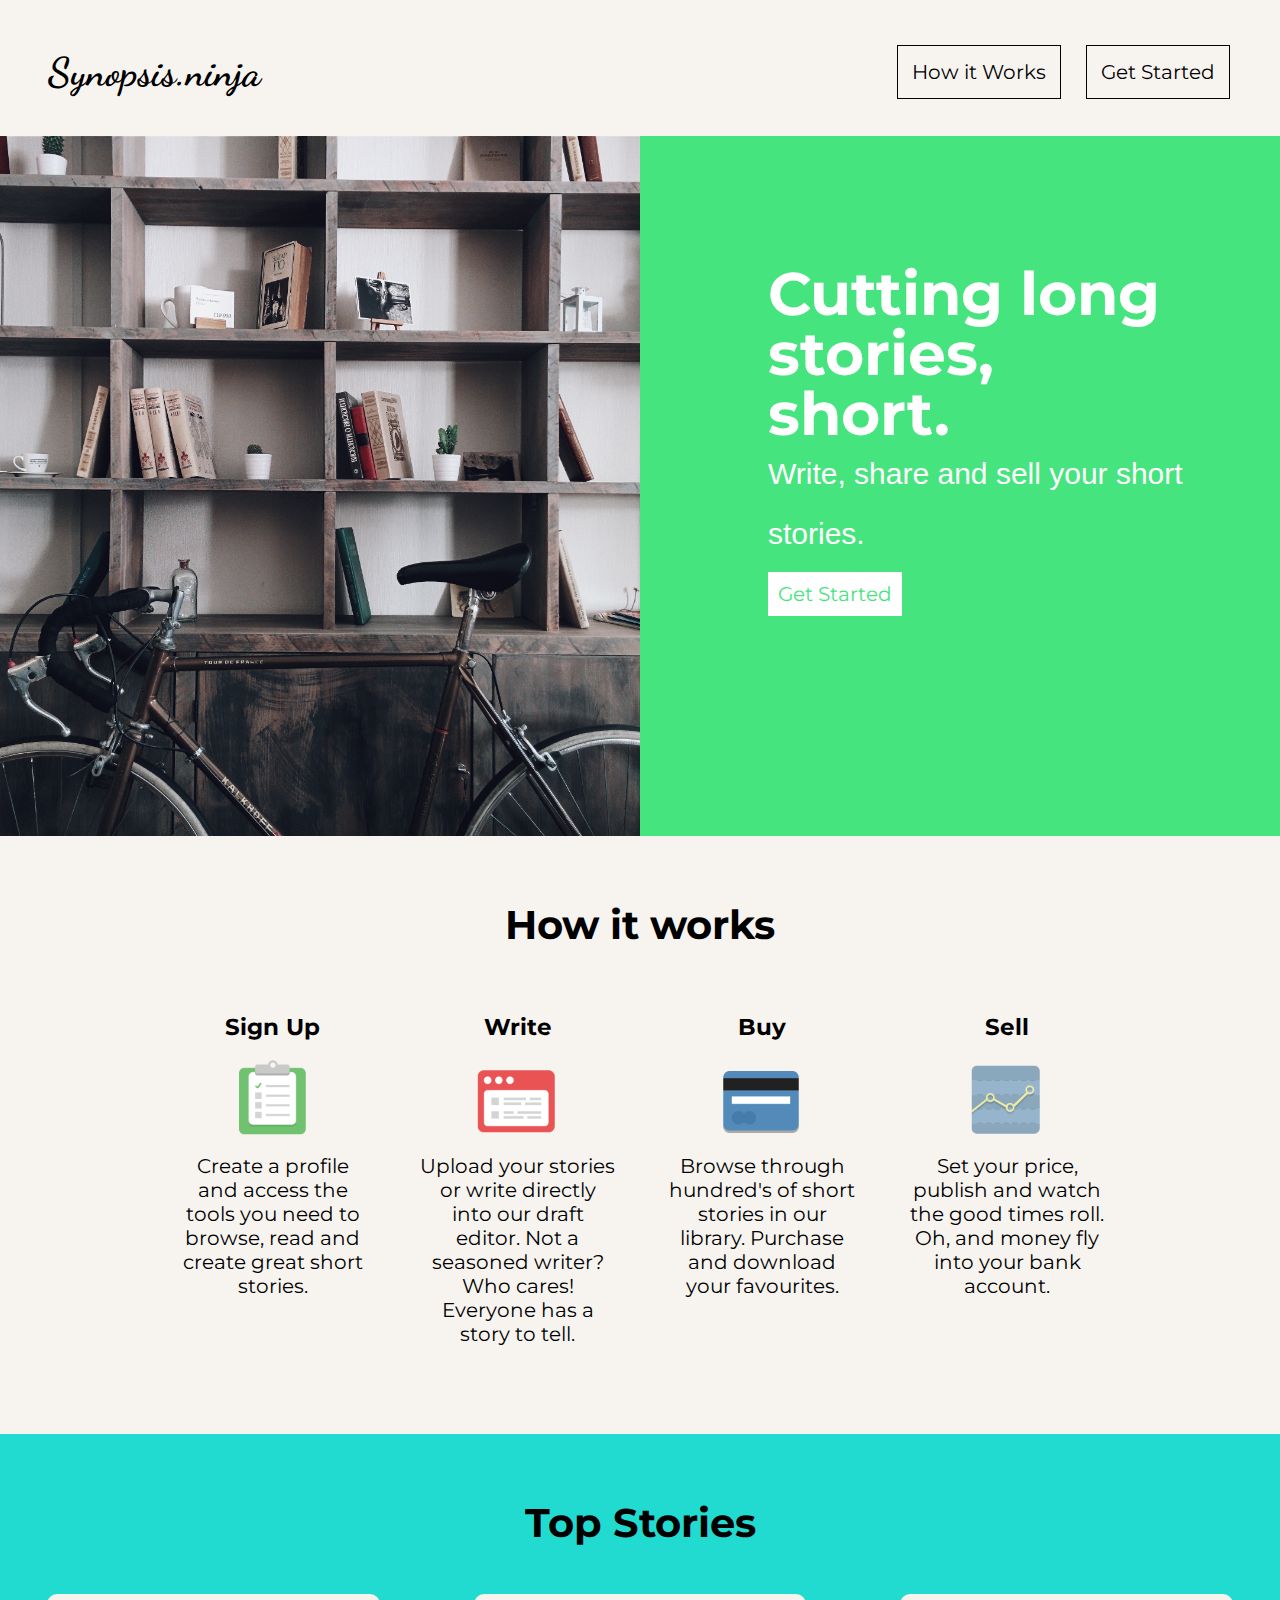
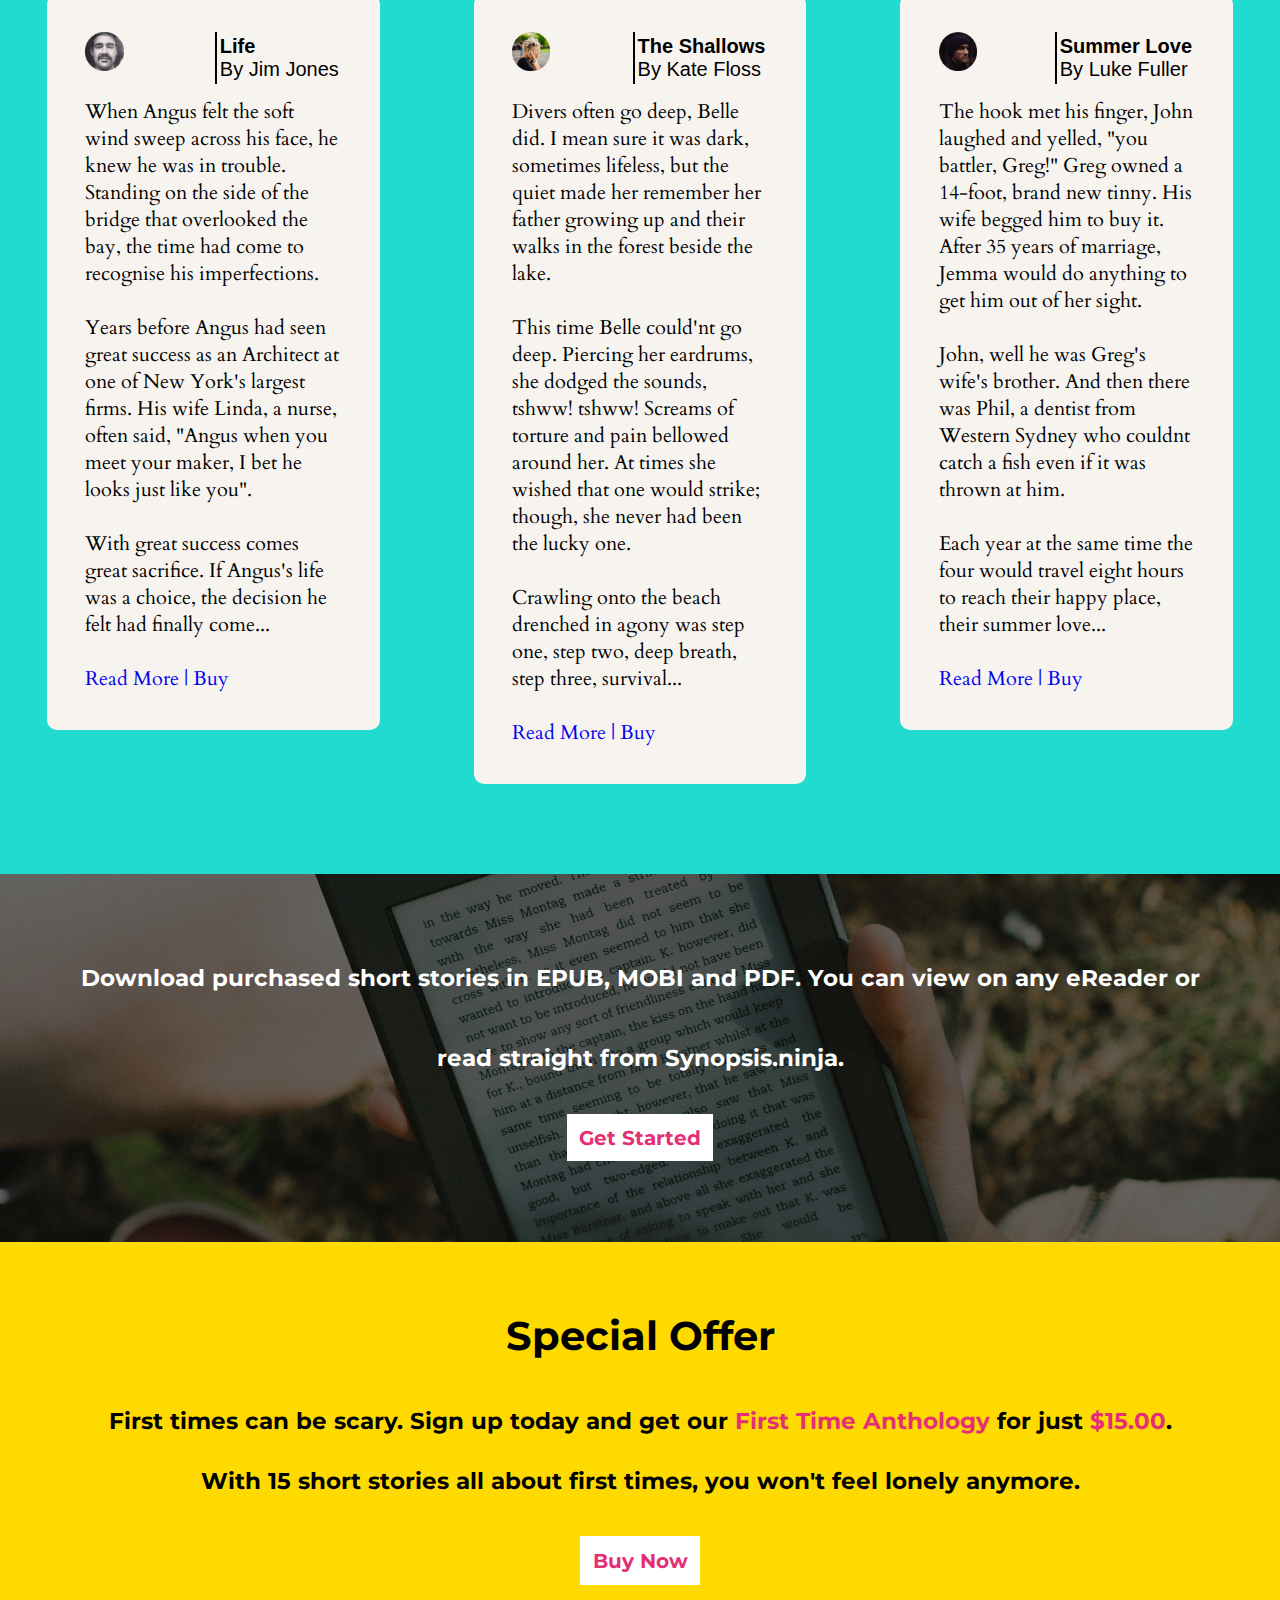
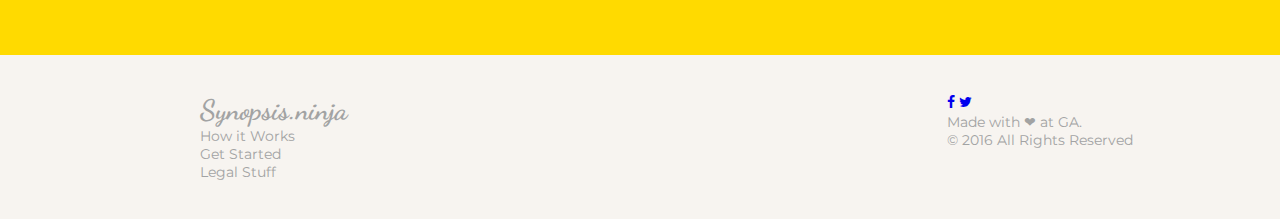
<file: final project/index.html>
<!DOCTYPE html>
<html>
	<head>
		<link rel="stylesheet" type="text/css" href="css/style.css">
		<link href='https://fonts.googleapis.com/css?family=Open+Sans:400,300,300italic,600,700,800|Montserrat:400,700' rel='stylesheet' type='text/css'>
		<link href='https://fonts.googleapis.com/css?family=Cardo' rel='stylesheet' type='text/css'>
		<link href='https://fonts.googleapis.com/css?family=Dancing+Script:400,700' rel='stylesheet' type='text/css'>
		<link rel="stylesheet" href="https://maxcdn.bootstrapcdn.com/font-awesome/4.5.0/css/font-awesome.min.css">
		
		<meta name="viewport" content="width=device-width, initial-scale=1">

		<meta name="description" content="Synopsis.ninja - Read, write and sell your short stories.">

		<!--[if lt IE 9]>
  		<script src="http://html5shiv.googlecode.com/svn/trunk/html5.js"></script>
		<![endif]-->

		<title>Synopsis.ninja - Read, write and sell your short stories.</title>
	</head>

	<body>
		<header>
			<h1><a href="index.html">Synopsis.ninja</a></h1>

				<label for="toggle" id="label_toggle">&#9776</label>
				<input type="checkbox" id="toggle">

				<nav class="menu">
					<a href="#how_it_works_banner">How it Works</a>
					<a href="get_started.html">Get Started</a>
				</nav>
		</header>

		<main>
			<section>
				<div id="landing_top_left">
				</div>
				<div id="landing_top_right">
						<div id="slogan">
							<h1> Cutting long stories, <br> short. </h1>
							<p> Write, share and sell your short stories.</p>
							<a class="cta_button" href="get_started.html"> Get Started </a>
						</div>
				</div>
			</section>
		</main>		

			<section id="how_it_works_banner">
				<h2>How it works</h2>
					<div class="wrapper">
						<div class="how_it_works_feature">
							<h3>Sign Up</h3>
							<img src="images/signup.png" alt="sign up form picture" title="Sign Up">
							<p>Create a profile and access the tools you need to browse, read and create great short stories.</p>
						</div>	
						<div class="how_it_works_feature">
							<h3>Write</h3>
							<img src="images/write.png" alt="Synopsis.ninja dashboard image" title="write short stories">
							<p>Upload your stories or write directly into our draft editor. Not a seasoned writer? Who cares! Everyone has a story to tell.</p>
						</div>	
						<div class="how_it_works_feature">
							<h3>Buy</h3>
							<img src="images/buy.png" alt="credit card image" title="Buy short stories">
							<p>Browse through hundred's of short stories in our library. Purchase and download your favourites.</p>
						</div>	
						<div class="how_it_works_feature">
							<h3>Sell</h3>
							<img src="images/sell.png" alt="line graph picture" title="sell short stories">
							<p>Set your price, publish and watch the good times roll. Oh, and money fly into your bank account.</p>
						</div>
					</div>	
			</section>

			<section class="top_stories_container">
				<h2>Top Stories</h2>
					<article class="top_story_box">
						
						<img class="top_story_img" src="images/top_story_img.png" alt="profile" title="customer profile pic">
							<div class="profile_box">
								<h4>Life</h4>
								<p>By Jim Jones</p>
							</div>	
								<p>When Angus felt the soft wind sweep across his face, he knew he was in trouble. Standing on the side of the bridge that overlooked the bay, the time had come to recognise his imperfections.</p> 
								<br>
								<p>Years before Angus had seen great success as an Architect at one of New York's largest firms. His wife Linda, a nurse, often said, "Angus when you meet your maker, I bet he looks just like you".</p> 
								<br>
								<p>With great success comes great sacrifice. If Angus's life was a choice, the decision he felt had finally come...</p>
 								<br>
								<a href="get_started.html">Read More |</a>
								<a href="get_started.html">Buy</a>
					</article>

					<article class="top_story_box">
						
						<img class="top_story_img" src="images/top_story_img_Kate.png" alt="profile" title="customer profile pic">
							<div class="profile_box">
								<h4>The Shallows</h4>
								<p>By Kate Floss</p>
							</div>			
								<p>Divers often go deep, Belle did. I mean sure it was dark, sometimes lifeless, but the quiet made her remember her father growing up and their walks in the forest beside the lake.</p> 
								<br>
								<p>	
								This time Belle could'nt go deep. Piercing her eardrums, she dodged the sounds, tshww! tshww! Screams of torture and pain bellowed around her. At times she wished that one would strike; though, she never had been the lucky one.</p> 
								<br>
								<p>
								Crawling onto the beach drenched in agony was step one, step two, deep breath, step three, survival...
 								</p>
								<br>
								<a href="get_started.html">Read More |</a>
								<a href="get_started.html">Buy</a>
					</article>

					<article class="top_story_box">
					
						<img class="top_story_img" src="images/top_story_img_Luke.png" alt="profile" title="customer profile pic">
							<div class="profile_box">
								<h4>Summer Love</h4>
								<p>By Luke Fuller</p>
							</div>	
								<p>The hook met his finger, John laughed and yelled, "you battler, Greg!" Greg owned a 14-foot, brand new tinny. His wife begged him to buy it. After 35 years of marriage, Jemma would do anything to get him out of her sight.</p> 
								<br>
								<p>
								John, well he was Greg's wife's brother. And then there was Phil, a dentist from Western Sydney who couldnt catch a fish even if it was thrown at him.
								</p>
								<br>
								<p>
								Each year at the same time the four would travel eight hours to reach their happy place, their summer love...</p>
								<br>
								<a href="get_started.html">Read More |</a>
								<a href="get_started.html">Buy</a>
					</article>
			</section>
			<section class="cta_bar_bottom">
				<h3>Download purchased short stories in EPUB, MOBI and PDF. You can view on any eReader or read straight from  Synopsis.ninja.</h3>
				<a class="cta_button_2" href="get_started.html"> Get Started </a>
			</section>
			<section class="Anthology_bar">
			<h2>Special Offer<h2>
				<h3>First times can be scary. Sign up today and get our <span class="first_timer"> First Time Anthology </span> for just <span class="first_timer"> $15.00</span>. <br> With 15 short stories all about first times, you won't feel lonely anymore.</h3> 
				<a class="cta_button_2" href="get_started.html"> Buy Now </a>
			</section>	
		<footer>
			<div class="footer_cols">
				<nav class="footer_nav_left">
				<h1>Synopsis.ninja</h1>
					<ul>
						<li><a href="#how_it_works_banner">How it Works</a></li>
						<li><a href="get_started.html">Get Started</a></li>
						<li><a href="#">Legal Stuff</a></li>
					</ul>
				</nav>
				<div class="footer_col_right">
					<a href="https://facebook.com/synopsis.ninja"><i class="fa fa-facebook"></i></a>
					<a href="https://twitter.com/Synopsis_ninja"><i class="fa fa-twitter"></i></a>
					<p>Made with &#10084; at GA.<br>
					&copy; 2016 All Rights Reserved</p>
				</div>
			</div>	
		</footer>

	</body>
</html>
</file>
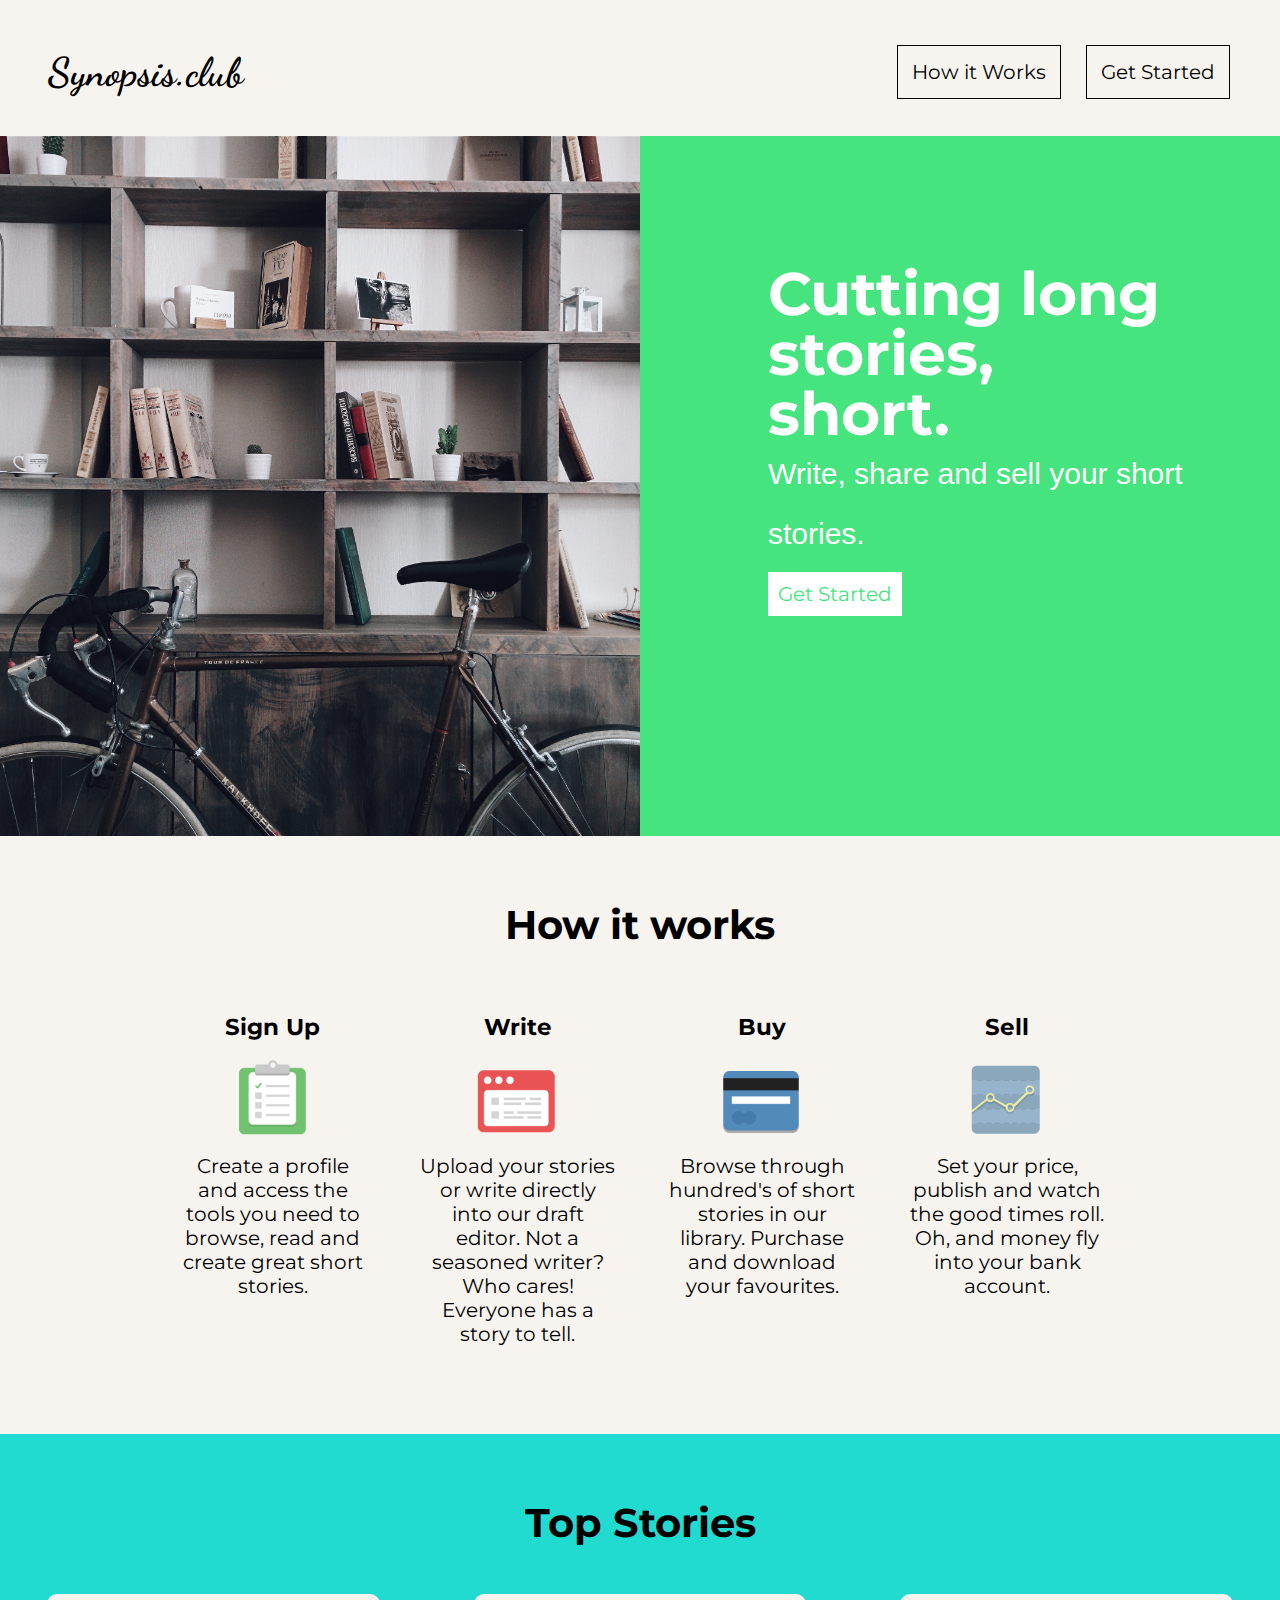
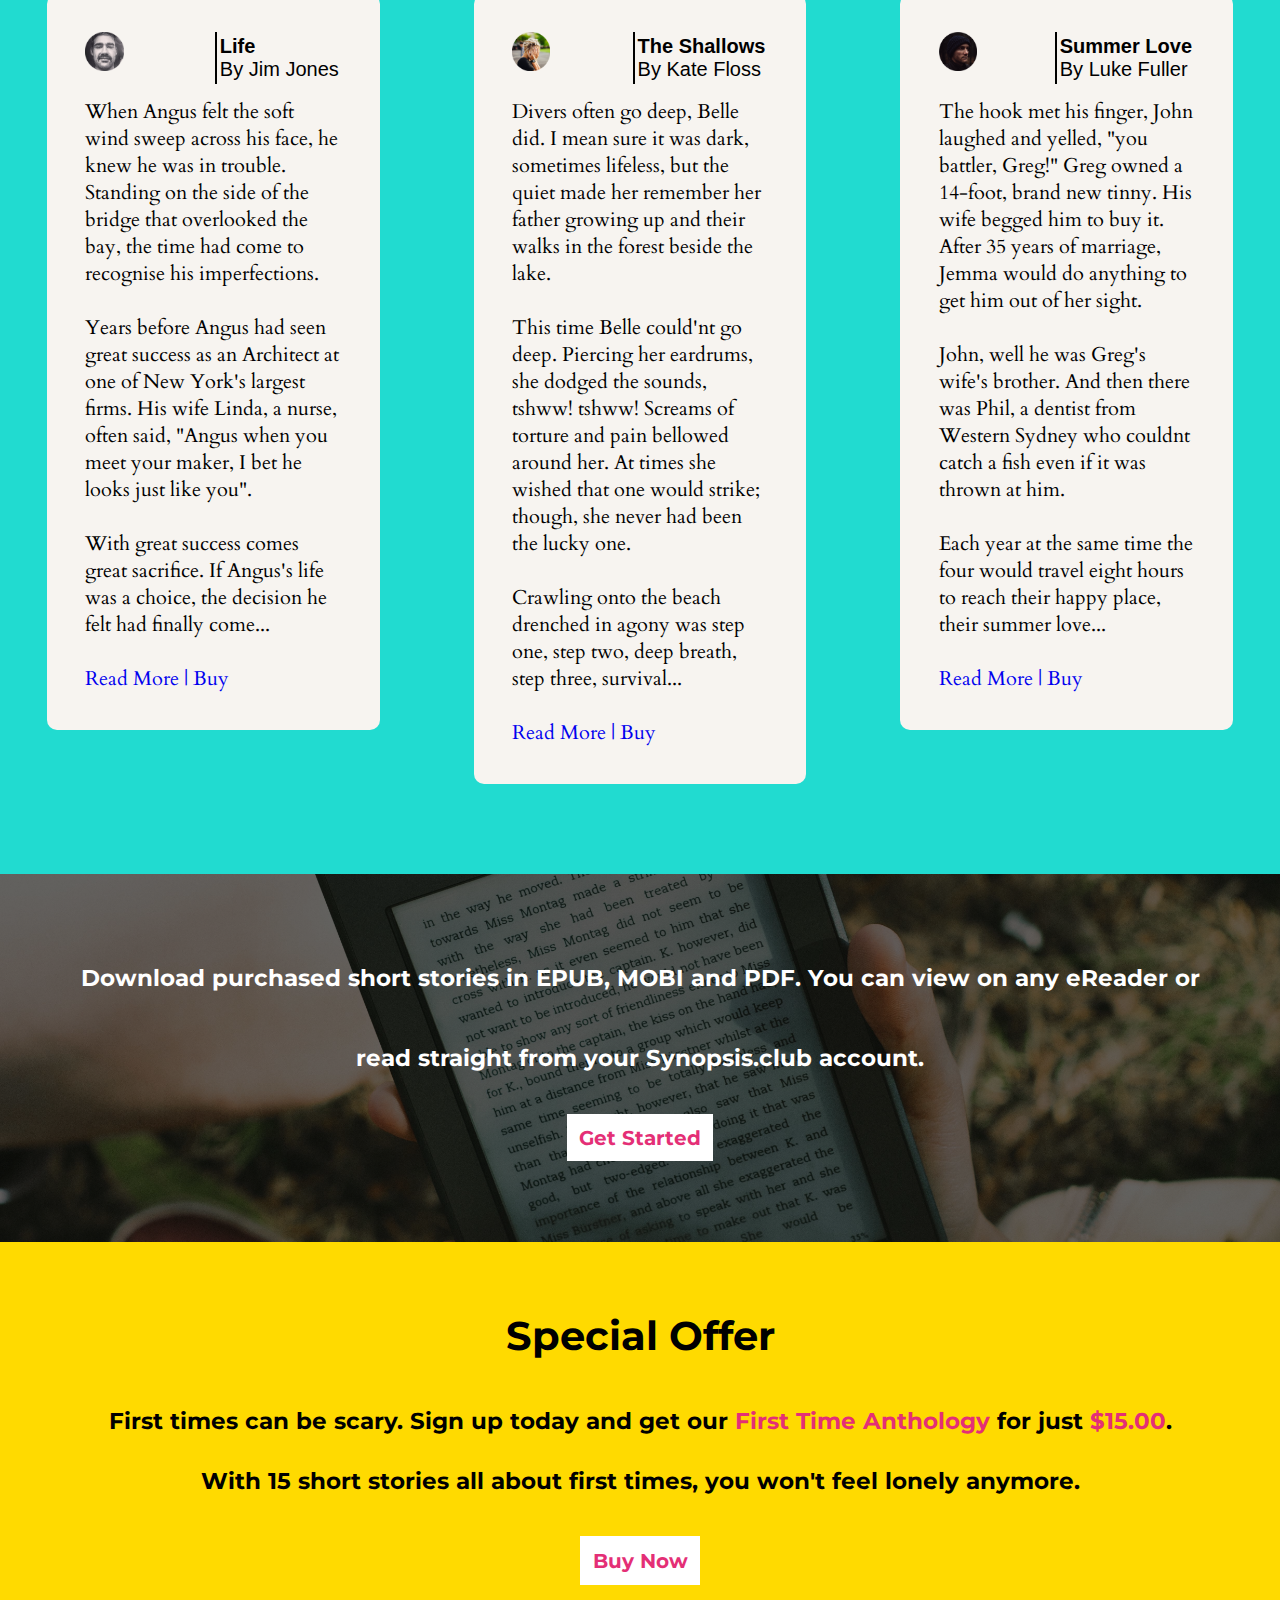
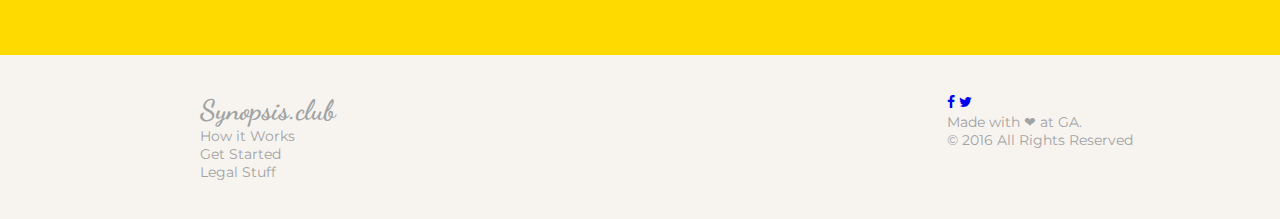
<file: Synopsis.club/index.html>
<!DOCTYPE html>
<html>
	<head>
		<link rel="stylesheet" type="text/css" href="css/style.css">
		<link href='https://fonts.googleapis.com/css?family=Open+Sans:400,300,300italic,600,700,800|Montserrat:400,700' rel='stylesheet' type='text/css'>
		<link href='https://fonts.googleapis.com/css?family=Cardo' rel='stylesheet' type='text/css'>
		<link href='https://fonts.googleapis.com/css?family=Dancing+Script:400,700' rel='stylesheet' type='text/css'>
		<link rel="stylesheet" href="https://maxcdn.bootstrapcdn.com/font-awesome/4.5.0/css/font-awesome.min.css">
		
		<meta name="viewport" content="width=device-width, initial-scale=1">

		<meta name="description" content="Synopsis.ninja - Read, write and sell your short stories.">

		<!--[if lt IE 9]>
  		<script src="http://html5shiv.googlecode.com/svn/trunk/html5.js"></script>
		<![endif]-->

		<title>Synopsis.club - Read, write and sell your short stories.</title>

		<script src="https://ajax.googleapis.com/ajax/libs/jquery/1.10.2/jquery.min.js"></script>
	</head>

	<body>
		<header>
			<h1><a href="index.html">Synopsis.club</a></h1>

				<label for="toggle" id="label_toggle">&#9776</label>
				<input type="checkbox" id="toggle">

				<nav class="menu">
					<a href="#how_it_works_banner">How it Works</a>
					<a href="http://eepurl.com/bT__Gv">Get Started</a>
				</nav>
		</header>

		<main>
			<section>
				<div id="landing_top_left">
				</div>
				<div id="landing_top_right">
						<div id="slogan">
							<h1> Cutting long stories, <br> short. </h1>
							<p> Write, share and sell your short stories.</p>
							<a class="cta_button" href="get_started.html"> Get Started </a>
						</div>
				</div>
			</section>
		</main>		

			<section id="how_it_works_banner">
				<h2>How it works</h2>
					<div class="wrapper">
						<div class="how_it_works_feature">
							<h3>Sign Up</h3>
							<img src="images/signup.png" alt="sign up form picture" title="Sign Up">
							<p>Create a profile and access the tools you need to browse, read and create great short stories.</p>
						</div>	
						<div class="how_it_works_feature">
							<h3>Write</h3>
							<img src="images/write.png" alt="Synopsis.ninja dashboard image" title="write short stories">
							<p>Upload your stories or write directly into our draft editor. Not a seasoned writer? Who cares! Everyone has a story to tell.</p>
						</div>	
						<div class="how_it_works_feature">
							<h3>Buy</h3>
							<img src="images/buy.png" alt="credit card image" title="Buy short stories">
							<p>Browse through hundred's of short stories in our library. Purchase and download your favourites.</p>
						</div>	
						<div class="how_it_works_feature">
							<h3>Sell</h3>
							<img src="images/sell.png" alt="line graph picture" title="sell short stories">
							<p>Set your price, publish and watch the good times roll. Oh, and money fly into your bank account.</p>
						</div>
					</div>	
			</section>

			<section class="top_stories_container">
				<h2>Top Stories</h2>
					<article class="top_story_box">
						
						<img class="top_story_img" src="images/top_story_img.png" alt="profile" title="customer profile pic">
							<div class="profile_box">
								<h4>Life</h4>
								<p>By Jim Jones</p>
							</div>	
								<p>When Angus felt the soft wind sweep across his face, he knew he was in trouble. Standing on the side of the bridge that overlooked the bay, the time had come to recognise his imperfections.</p> 
								<br>
								<p>Years before Angus had seen great success as an Architect at one of New York's largest firms. His wife Linda, a nurse, often said, "Angus when you meet your maker, I bet he looks just like you".</p> 
								<br>
								<p>With great success comes great sacrifice. If Angus's life was a choice, the decision he felt had finally come...</p>
 								<br>
								<a href="http://eepurl.com/bT__Gv">Read More |</a>
								<a href="http://eepurl.com/bT__Gv">Buy</a>
					</article>

					<article class="top_story_box">
						
						<img class="top_story_img" src="images/top_story_img_Kate.png" alt="profile" title="customer profile pic">
							<div class="profile_box">
								<h4>The Shallows</h4>
								<p>By Kate Floss</p>
							</div>			
								<p>Divers often go deep, Belle did. I mean sure it was dark, sometimes lifeless, but the quiet made her remember her father growing up and their walks in the forest beside the lake.</p> 
								<br>
								<p>	
								This time Belle could'nt go deep. Piercing her eardrums, she dodged the sounds, tshww! tshww! Screams of torture and pain bellowed around her. At times she wished that one would strike; though, she never had been the lucky one.</p> 
								<br>
								<p>
								Crawling onto the beach drenched in agony was step one, step two, deep breath, step three, survival...
 								</p>
								<br>
								<a href="http://eepurl.com/bT__Gv">Read More |</a>
								<a href="http://eepurl.com/bT__Gv">Buy</a>
					</article>

					<article class="top_story_box">
					
						<img class="top_story_img" src="images/top_story_img_Luke.png" alt="profile" title="customer profile pic">
							<div class="profile_box">
								<h4>Summer Love</h4>
								<p>By Luke Fuller</p>
							</div>	
								<p>The hook met his finger, John laughed and yelled, "you battler, Greg!" Greg owned a 14-foot, brand new tinny. His wife begged him to buy it. After 35 years of marriage, Jemma would do anything to get him out of her sight.</p> 
								<br>
								<p>
								John, well he was Greg's wife's brother. And then there was Phil, a dentist from Western Sydney who couldnt catch a fish even if it was thrown at him.
								</p>
								<br>
								<p>
								Each year at the same time the four would travel eight hours to reach their happy place, their summer love...</p>
								<br>
								<a href="http://eepurl.com/bT__Gv">Read More |</a>
								<a href="http://eepurl.com/bT__Gv">Buy</a>
					</article>
			</section>
			<section class="cta_bar_bottom">
				<h3>Download purchased short stories in EPUB, MOBI and PDF. You can view on any eReader or read straight from your Synopsis.club account.</h3>
				<a class="cta_button_2" href="http://eepurl.com/bT__Gv"> Get Started </a>
			</section>
			<section class="Anthology_bar">
			<h2>Special Offer<h2>
				<h3>First times can be scary. Sign up today and get our <span class="first_timer"> First Time Anthology </span> for just <span class="first_timer"> $15.00</span>. <br> With 15 short stories all about first times, you won't feel lonely anymore.</h3> 
				<a class="cta_button_2" href="http://eepurl.com/bT__Gv"> Buy Now </a>
			</section>	
		<footer>
			<div class="footer_cols">
				<nav class="footer_nav_left">
				<h1>Synopsis.club</h1>
					<ul>
						<li><a href="#how_it_works_banner">How it Works</a></li>
						<li><a href="get_started.html">Get Started</a></li>
						<li><a href="#">Legal Stuff</a></li>
					</ul>
				</nav>
				<div class="footer_col_right">
					<a href="https://facebook.com/synopsis.ninja"><i class="fa fa-facebook"></i></a>
					<a href="https://twitter.com/Synopsis_ninja"><i class="fa fa-twitter"></i></a>
					<p>Made with &#10084; at GA.<br>
					&copy; 2016 All Rights Reserved</p>
				</div>
			</div>	
		</footer>

	</body>

<!-- SMOOTH SCROLL -->
<script>
	$(function() {
 	 $('a[href*=#]:not([href=#])').click(function() {
    if (location.pathname.replace(/^\//,'') == this.pathname.replace(/^\//,'') && location.hostname == this.hostname) {
      var target = $(this.hash);
      target = target.length ? target : $('[name=' + this.hash.slice(1) +']');
      if (target.length) {
        $('html,body').animate({
          scrollTop: target.offset().top
        }, 1000);
        return false;
      }
    }
  });
});
</script>
<!-- End of SMOOTH SCROLL -->
</html>
</file>
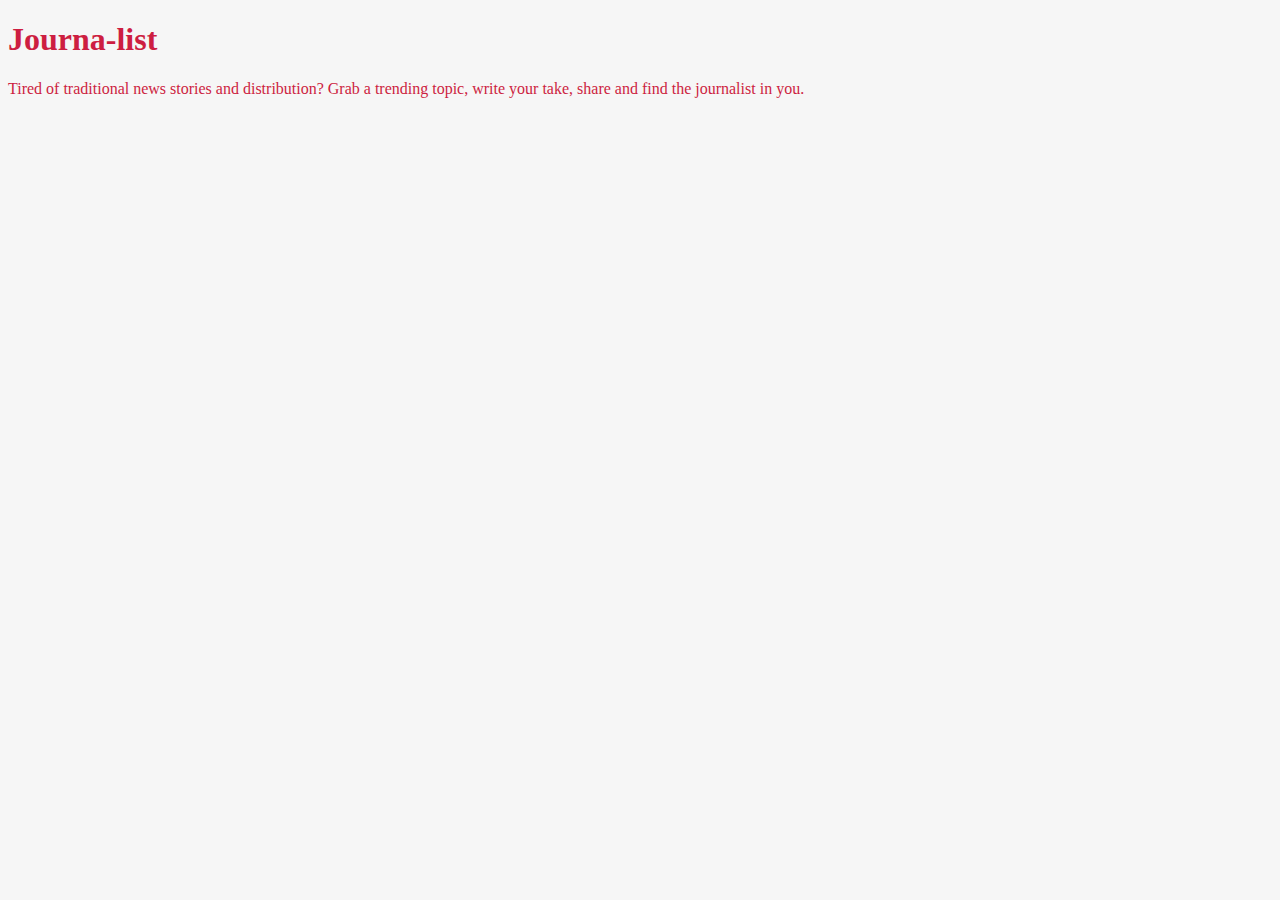
<file: unit_1/index.html>
<!DOCTYPE html>	
	<html>
		<head>
			 <link rel="stylesheet" type="text/css" href="css/style.css">
			 <title>Journa-list</title>
		</head>
			<body>
				<h1>Journa-list</h1>
				<p>Tired of traditional news stories and distribution? Grab a trending topic, write your take, share and find the journalist in you.</p>
			</body>

	</html>
</file>
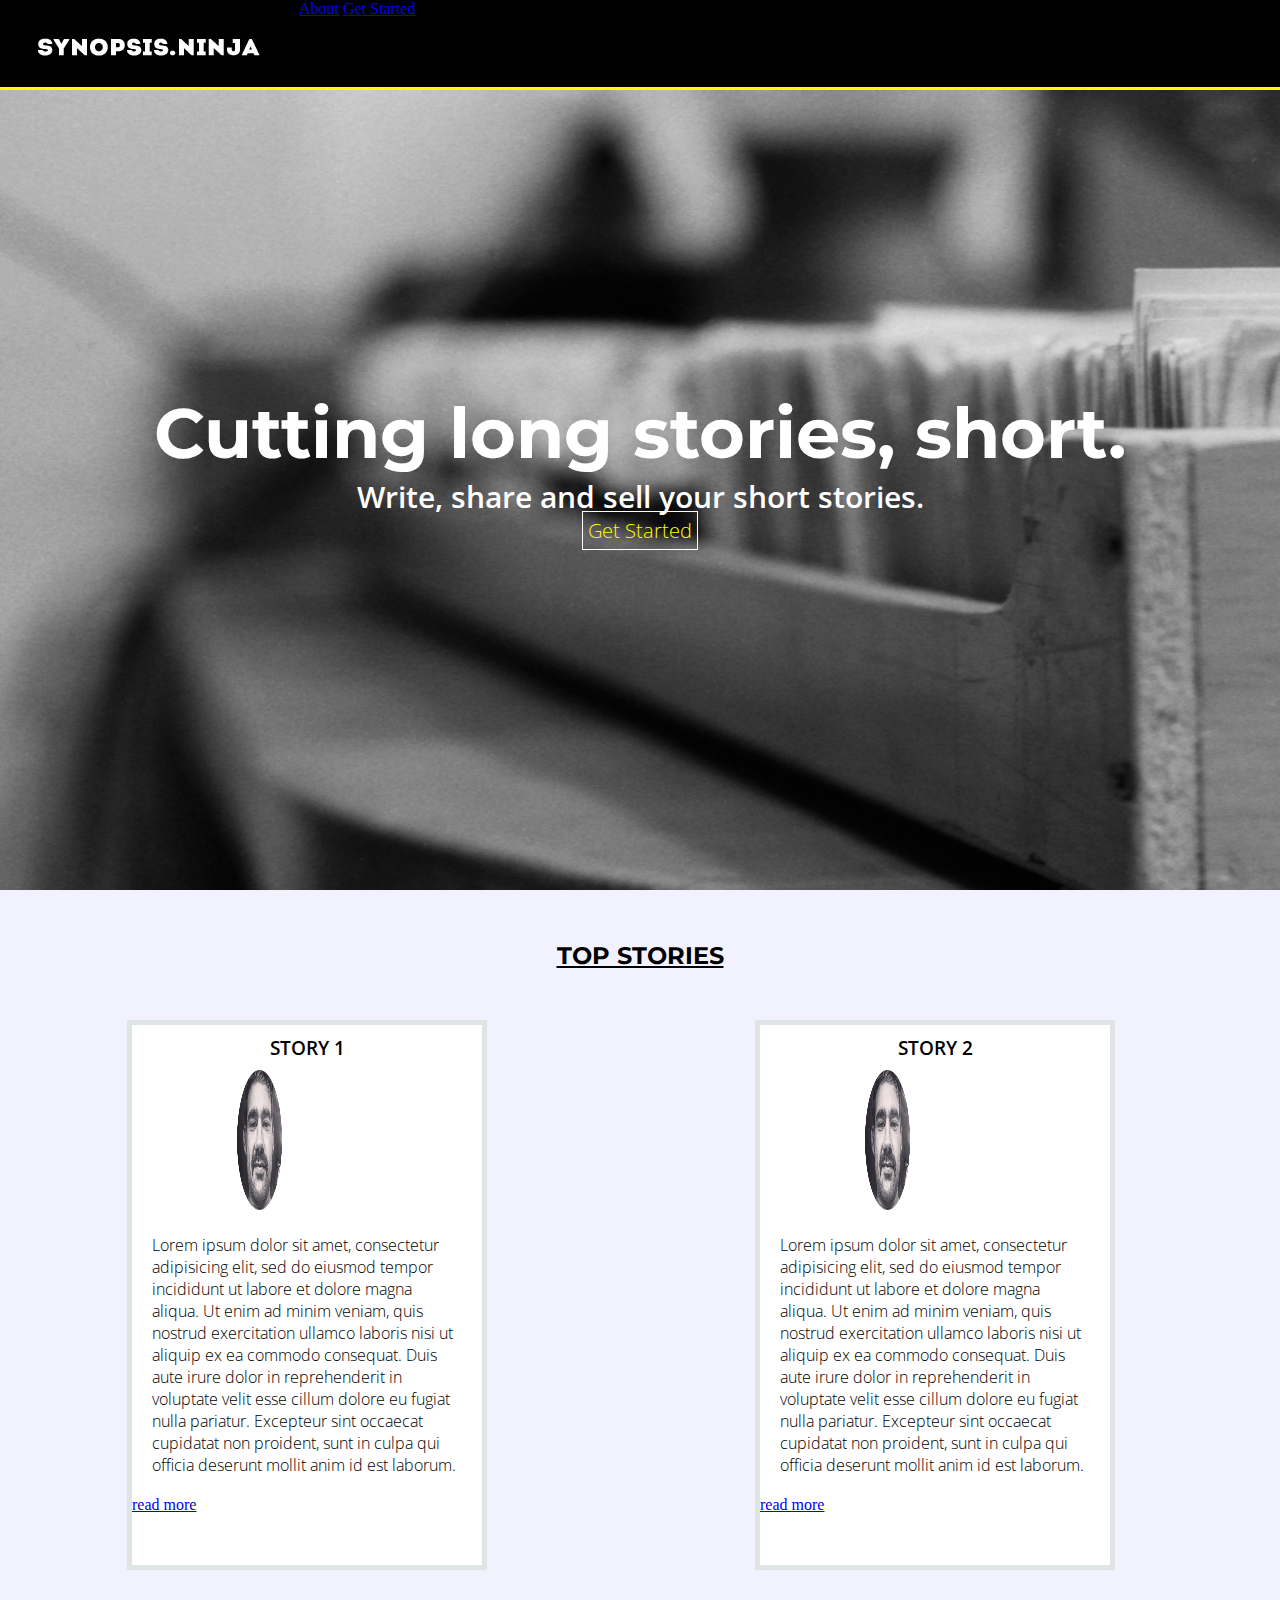
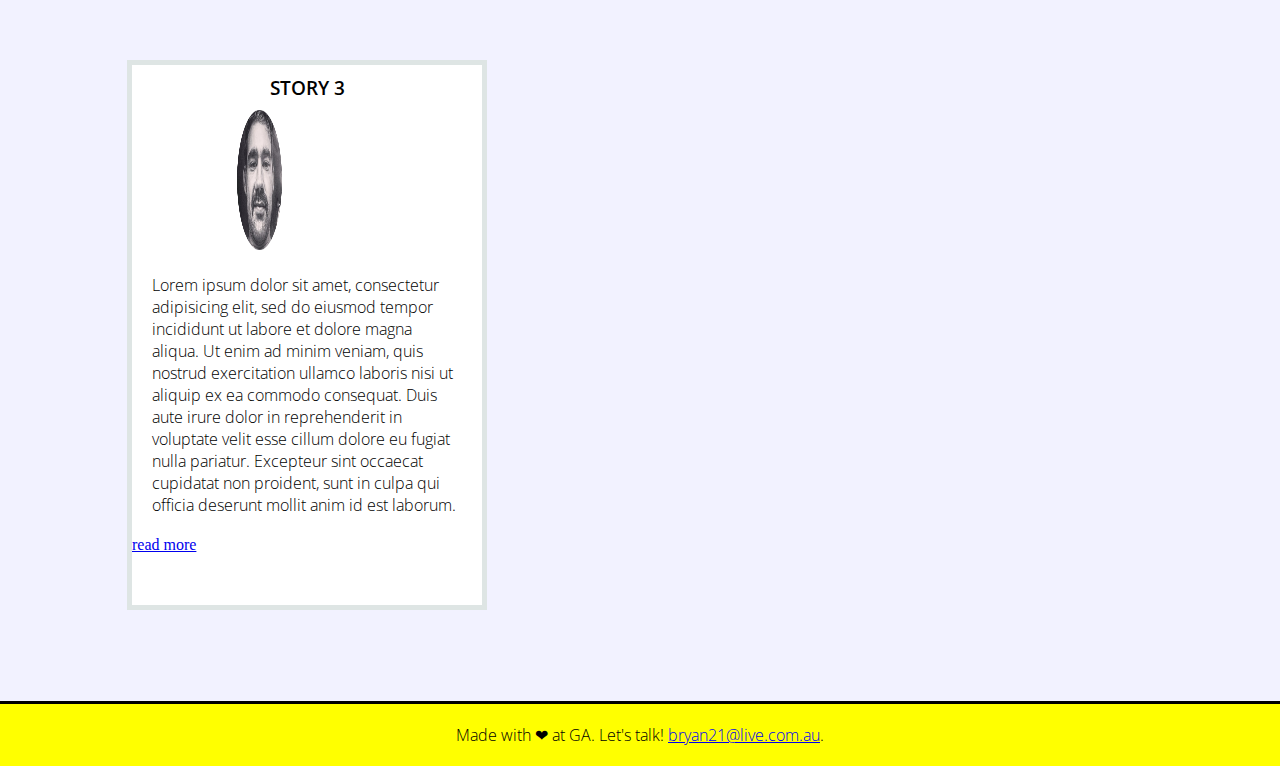
<file: unit_3/index.html>
<!DOCTYPE html>
<html>
<head>
	<link rel="stylesheet" type="text/css" href="css/style.css">
	<link href='https://fonts.googleapis.com/css?family=Open+Sans:400,300,300italic,600,700,800|Montserrat:400,700' rel='stylesheet' type='text/css'>
	<title>synopsis.ninja</title>
</head>
<body>
	<header class="clearfix">
		<a href="index.html"></a><img id="header_logo" src="css/images/logo.png" alt="synopsis.ninja logo"></a>
		<nav>
			<a href="#">About</a>
			<a href="#">Get Started</a>
		</nav>
	</header>
	<section class="landing_top">
		<h1 id="slogan"> Cutting long stories, short. </h1>
		<p id="landing_top_para"> Write, share and sell your short stories.</p>
		<a class="cta_button" href="#"> Get Started </a>
	</section>
	<section class="top_story_bar">
		<h2 id="top_story_header"> TOP STORIES </h2>
		<section class="top_story_1">
			<h3>Story 1</h3>
			<img class="top_story_img" src="css/images/top_story_img.png" alt="profile" title="customer profile pic">
			<p class="top_story_synopsis">Lorem ipsum dolor sit amet, consectetur adipisicing elit, sed do eiusmod
			tempor incididunt ut labore et dolore magna aliqua. Ut enim ad minim veniam,
			quis nostrud exercitation ullamco laboris nisi ut aliquip ex ea commodo
			consequat. Duis aute irure dolor in reprehenderit in voluptate velit esse
			cillum dolore eu fugiat nulla pariatur. Excepteur sint occaecat cupidatat non
			proident, sunt in culpa qui officia deserunt mollit anim id est laborum. </p>
			<a href="#">read more</a>
		</section>
		<section class="top_story_1">
			<h3 class"top_story_h3">Story 2</h3>
			<img class="top_story_img" src="css/images/top_story_img.png" alt="profile" title="customer profile pic">
			<p>Lorem ipsum dolor sit amet, consectetur adipisicing elit, sed do eiusmod
			tempor incididunt ut labore et dolore magna aliqua. Ut enim ad minim veniam,
			quis nostrud exercitation ullamco laboris nisi ut aliquip ex ea commodo
			consequat. Duis aute irure dolor in reprehenderit in voluptate velit esse
			cillum dolore eu fugiat nulla pariatur. Excepteur sint occaecat cupidatat non
			proident, sunt in culpa qui officia deserunt mollit anim id est laborum. </p>
			<a href="#">read more</a>
		</section>
		<section class="top_story_1">
			<h3>Story 3</h3>
			<img class="top_story_img" src="css/images/top_story_img.png" alt="profile" title="customer profile pic">
			<p>Lorem ipsum dolor sit amet, consectetur adipisicing elit, sed do eiusmod
			tempor incididunt ut labore et dolore magna aliqua. Ut enim ad minim veniam,
			quis nostrud exercitation ullamco laboris nisi ut aliquip ex ea commodo
			consequat. Duis aute irure dolor in reprehenderit in voluptate velit esse
			cillum dolore eu fugiat nulla pariatur. Excepteur sint occaecat cupidatat non
			proident, sunt in culpa qui officia deserunt mollit anim id est laborum. </p>
			<a href="#">read more</a>
		</section>
	</section>
	<footer>
		<p>Made with &#10084; at GA. Let's talk! <a href="mailto:bryan21@live.com.au">bryan21@live.com.au</a>.</p>
	</footer>
</body>
</html>
</file>
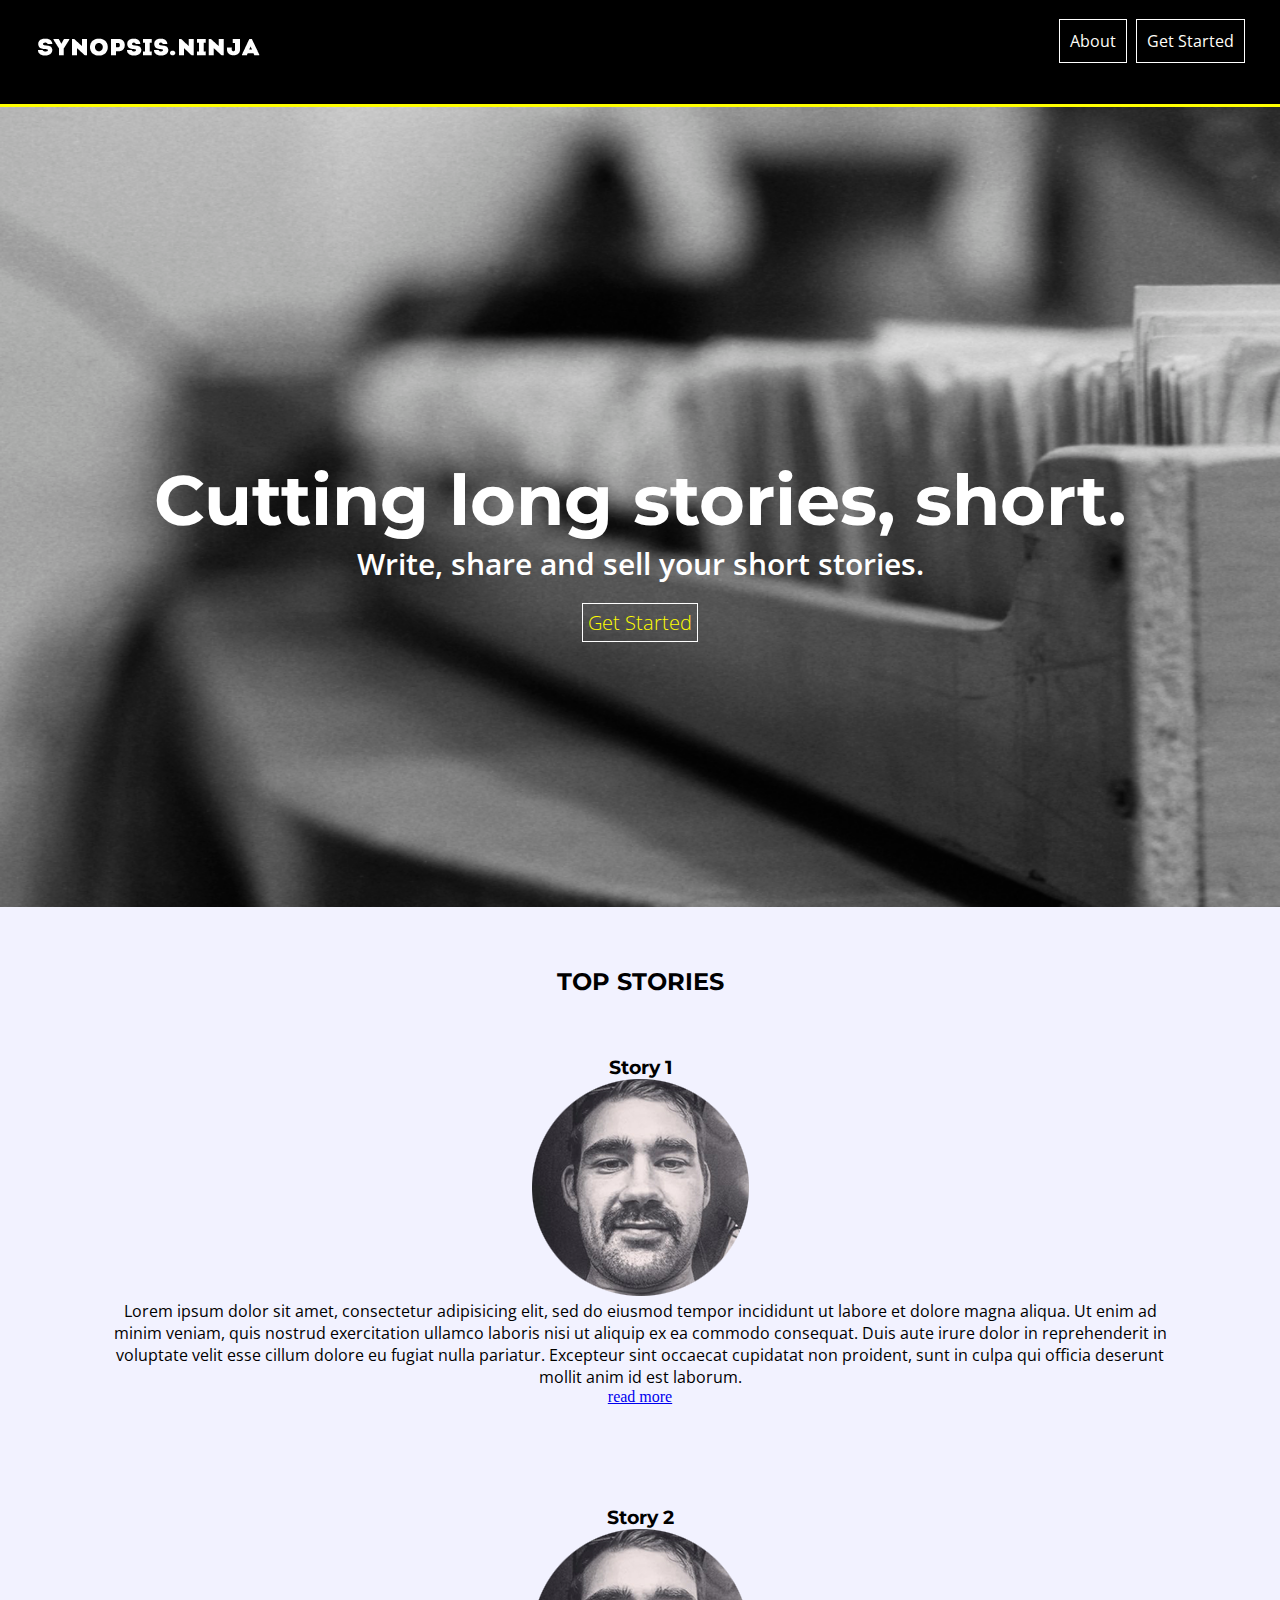
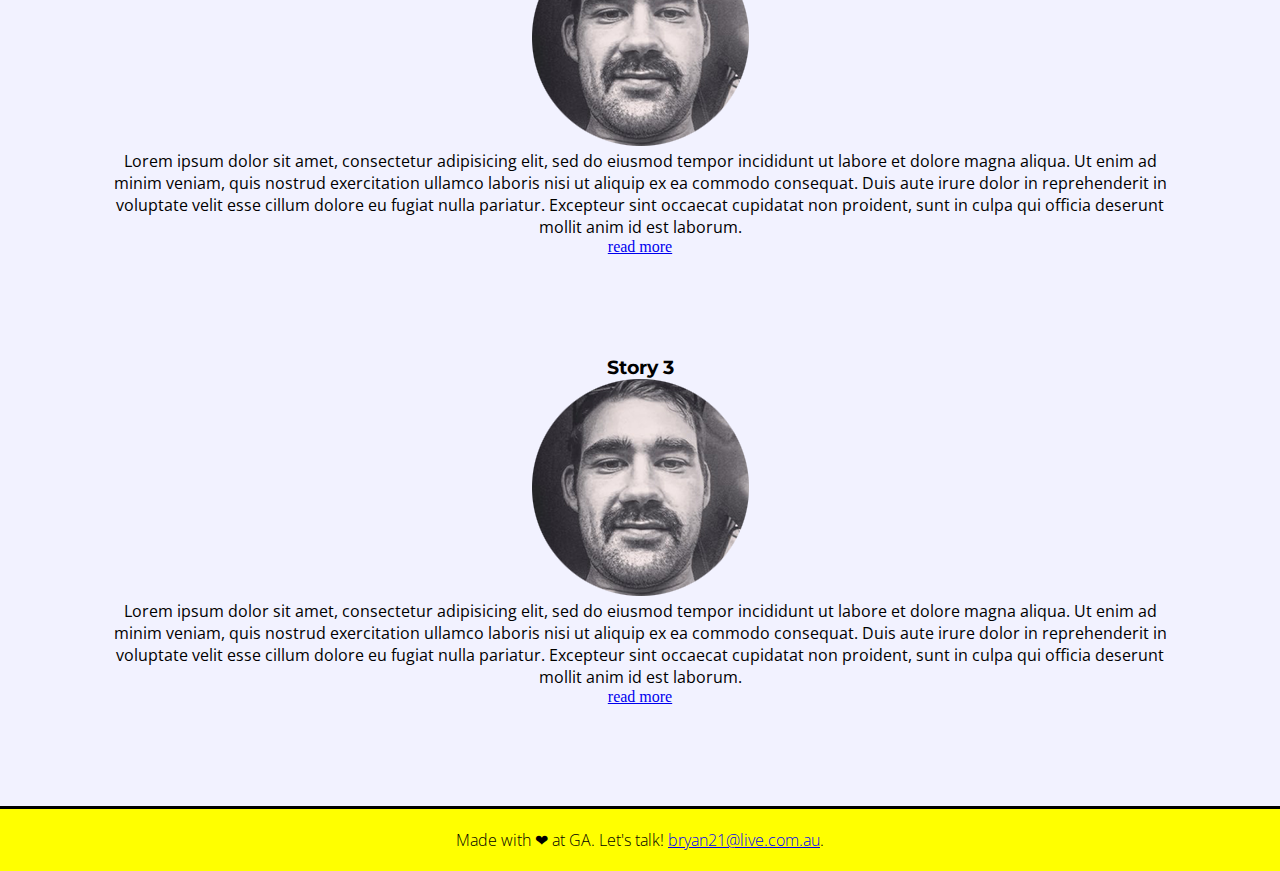
<file: unit_4/index.html>
<!DOCTYPE html>
<html>
<head>
	<link rel="stylesheet" type="text/css" href="css/style.css">
	<link href='https://fonts.googleapis.com/css?family=Open+Sans:400,300,300italic,600,700,800|Montserrat:400,700' rel='stylesheet' type='text/css'>
	<title>synopsis.ninja</title>
</head>
<body>
	<header class="clearfix">
		<a href="index.html"></a><img id="header_logo" src="images/logo.png" alt="synopsis.ninja logo"></a>
		<nav>
			<a href="#">About</a>
			<a href="#">Get Started</a>
		</nav>
	</header>
	<section class="landing_top">
		<h1 id="slogan"> Cutting long stories, short. </h1>
		<p id="landing_top_para"> Write, share and sell your short stories.</p>
		<a class="cta_button" href="#"> Get Started </a>
	</section>
	<section>
		<h2> Top Stories</h2>
		<section class="top_story_1">
			<h3>Story 1</h3>
			<img class="top_story_img" src="images/top_story_img.png" alt="profile" title="customer profile pic">
			<p class="top_story_synopsis">Lorem ipsum dolor sit amet, consectetur adipisicing elit, sed do eiusmod
			tempor incididunt ut labore et dolore magna aliqua. Ut enim ad minim veniam,
			quis nostrud exercitation ullamco laboris nisi ut aliquip ex ea commodo
			consequat. Duis aute irure dolor in reprehenderit in voluptate velit esse
			cillum dolore eu fugiat nulla pariatur. Excepteur sint occaecat cupidatat non
			proident, sunt in culpa qui officia deserunt mollit anim id est laborum. </p>
			<a href="#">read more</a>
		</section>
		<section class="top_story_1">
			<h3>Story 2</h3>
			<img class="top_story_img" src="images/top_story_img.png" alt="profile" title="customer profile pic">
			<p>Lorem ipsum dolor sit amet, consectetur adipisicing elit, sed do eiusmod
			tempor incididunt ut labore et dolore magna aliqua. Ut enim ad minim veniam,
			quis nostrud exercitation ullamco laboris nisi ut aliquip ex ea commodo
			consequat. Duis aute irure dolor in reprehenderit in voluptate velit esse
			cillum dolore eu fugiat nulla pariatur. Excepteur sint occaecat cupidatat non
			proident, sunt in culpa qui officia deserunt mollit anim id est laborum. </p>
			<a href="#">read more</a>
		</section>
		<section class="top_story_1">
			<h3>Story 3</h3>
			<img class="top_story_img" src="images/top_story_img.png" alt="profile" title="customer profile pic">
			<p>Lorem ipsum dolor sit amet, consectetur adipisicing elit, sed do eiusmod
			tempor incididunt ut labore et dolore magna aliqua. Ut enim ad minim veniam,
			quis nostrud exercitation ullamco laboris nisi ut aliquip ex ea commodo
			consequat. Duis aute irure dolor in reprehenderit in voluptate velit esse
			cillum dolore eu fugiat nulla pariatur. Excepteur sint occaecat cupidatat non
			proident, sunt in culpa qui officia deserunt mollit anim id est laborum. </p>
			<a href="#">read more</a>
		</section>
	</section>
	<footer>
		<p>Made with &#10084; at GA. Let's talk! <a href="mailto:bryan21@live.com.au">bryan21@live.com.au</a>.</p>
	</footer>
</body>
</html>
</file>
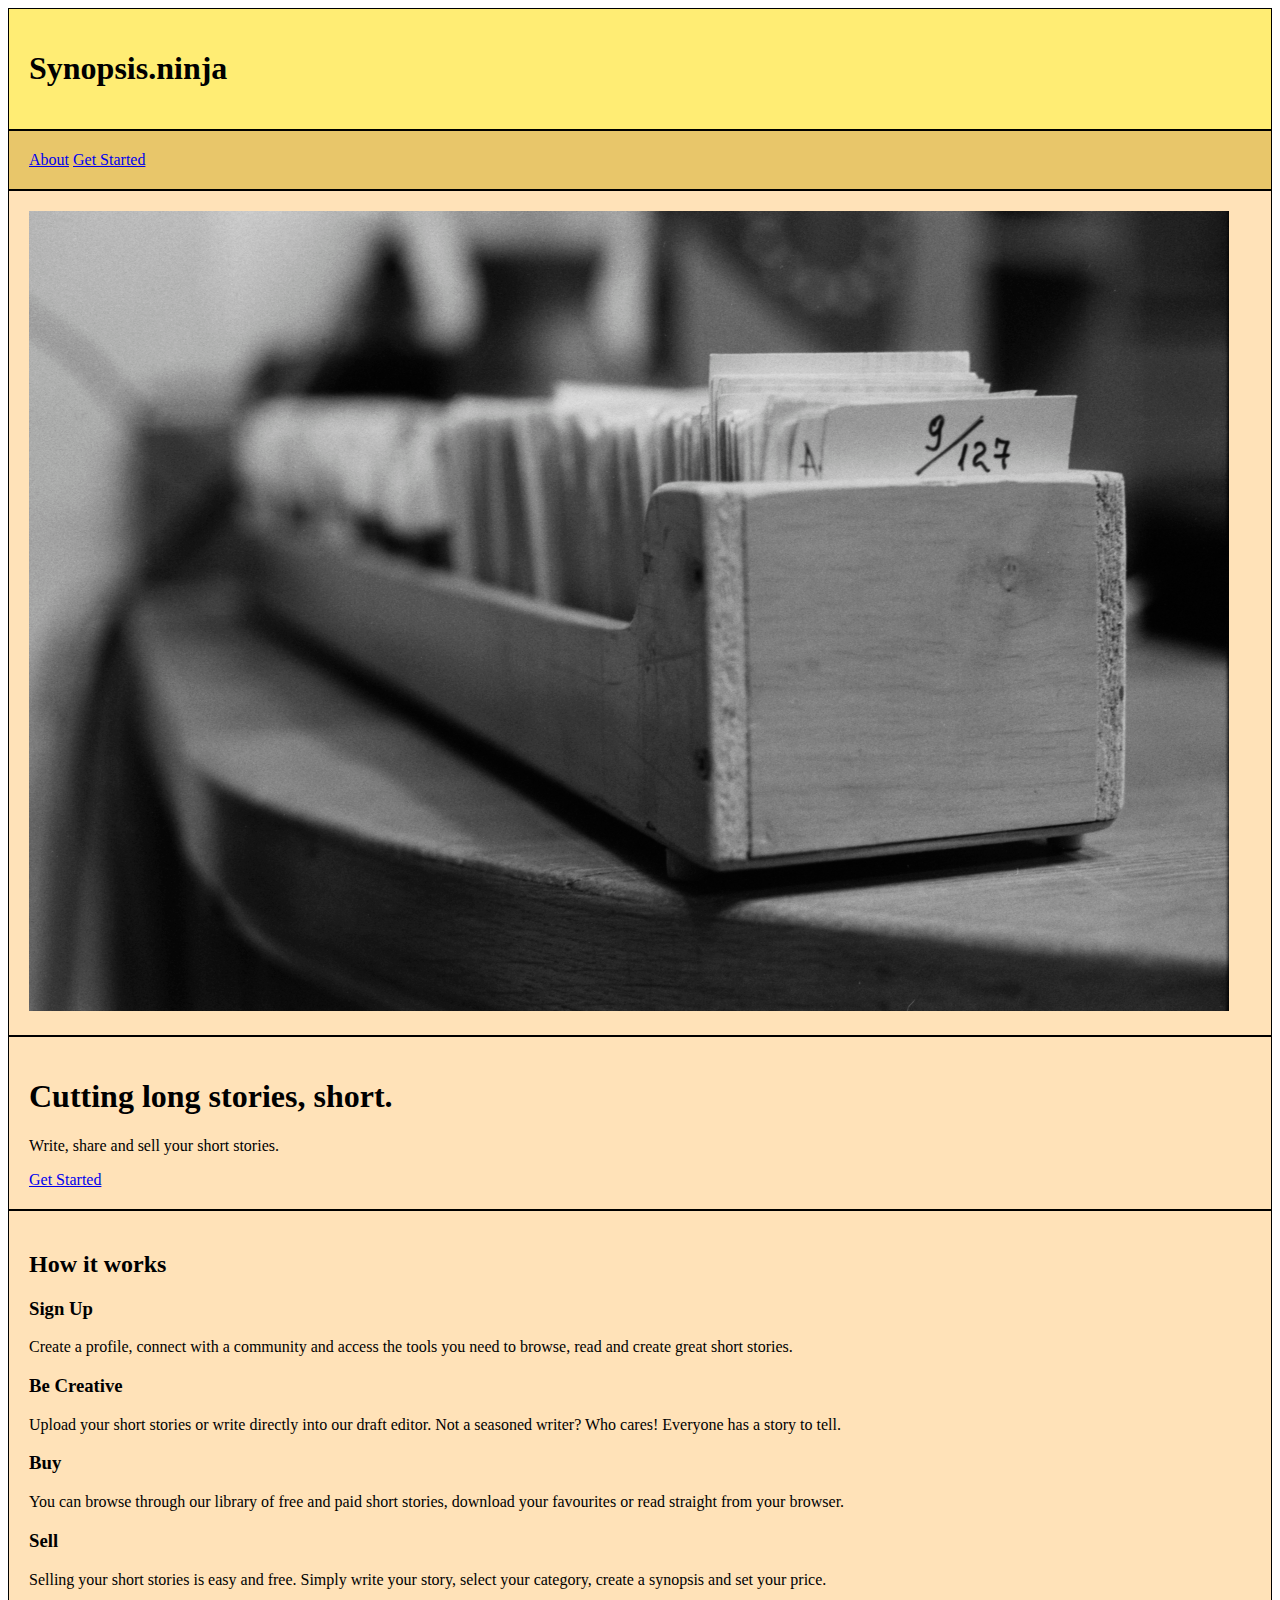
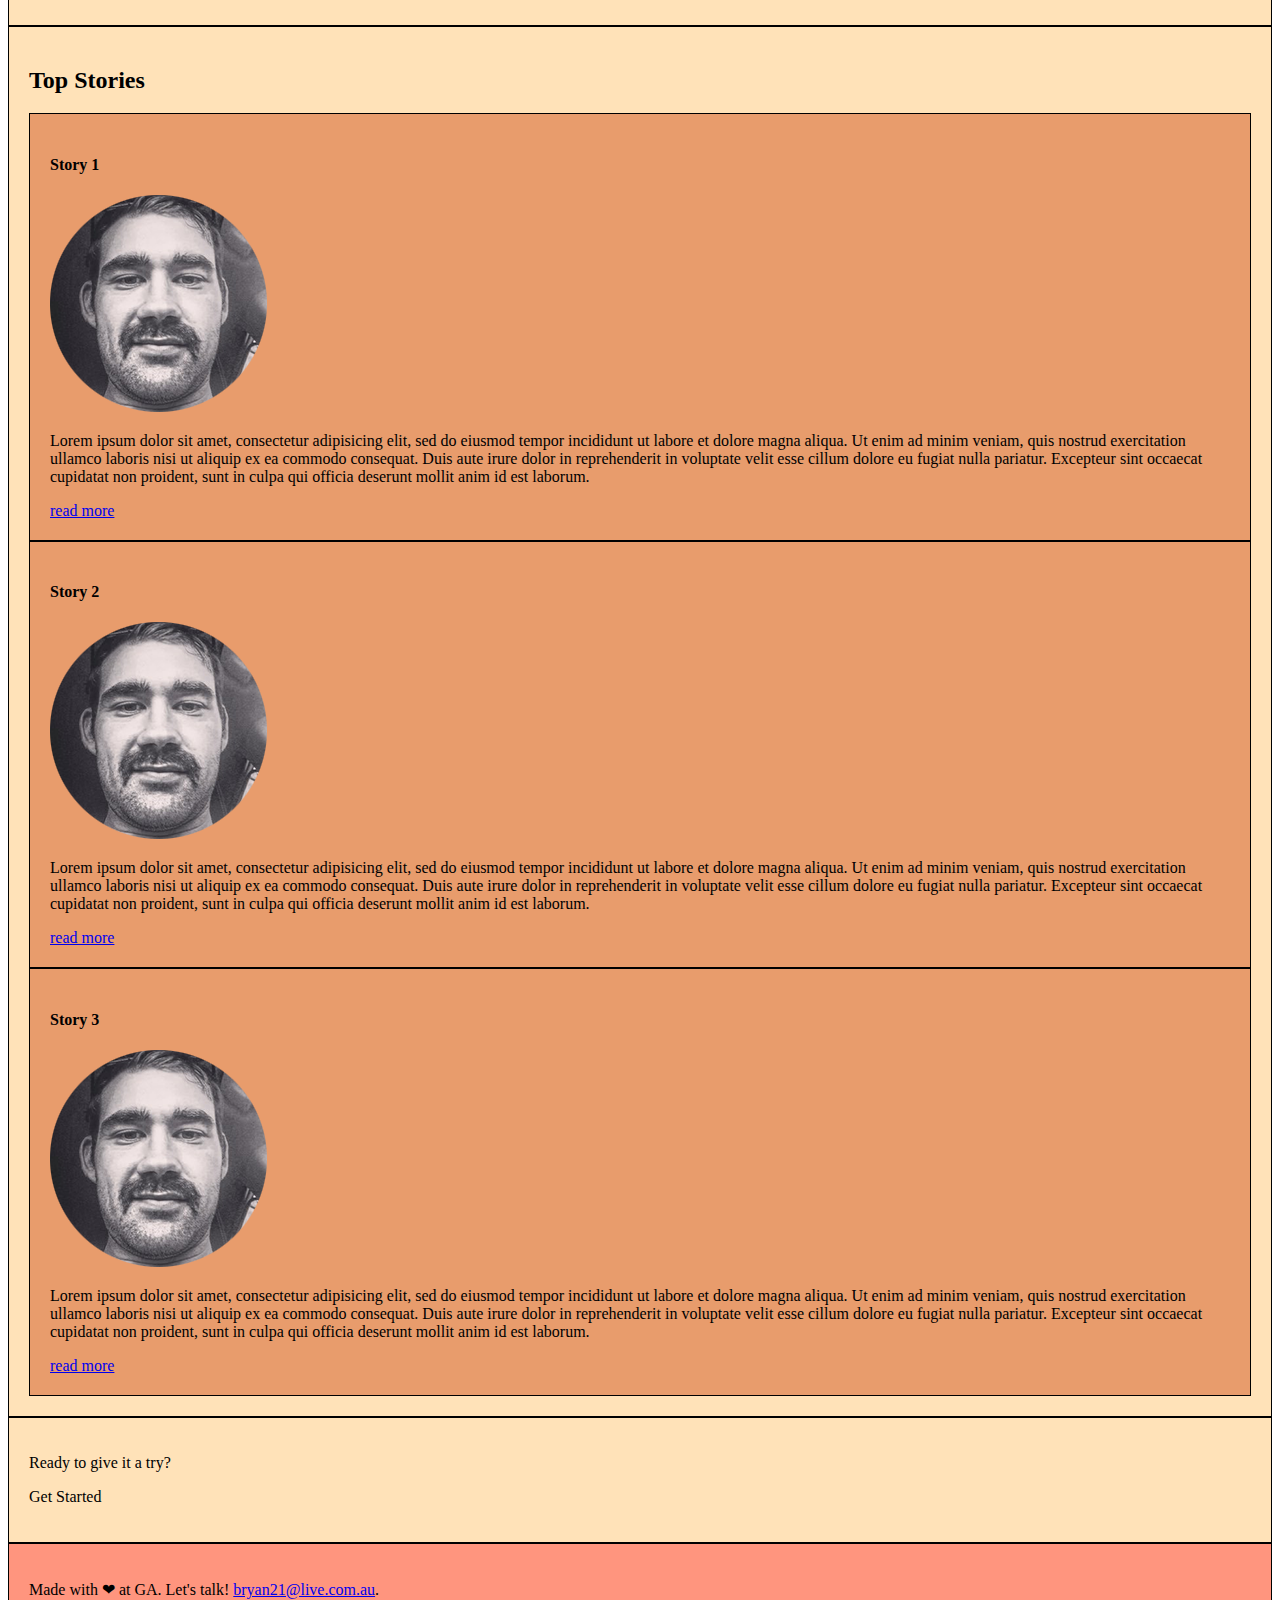
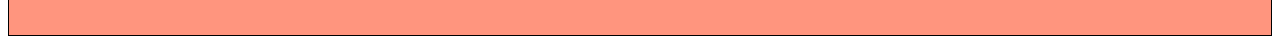
<file: unit_5/index.html>
<!DOCTYPE html>
<html>
<head>
	<link rel="stylesheet" type="text/css" href="css/style.css">
	<link href='https://fonts.googleapis.com/css?family=Open+Sans:400,300,300italic,600,700,800|Montserrat:400,700' rel='stylesheet' type='text/css'>
	<title>synopsis.ninja</title>
</head>
<body>
	<header>
		<h1>Synopsis.ninja</h1>
	</header>
	<nav>
		<a href="#">About</a>
		<a href="#">Get Started</a>
	</nav>
	<main>
		<section class="landing_top_left">
			<img src="images/landing.png">
		</section>
		<section class="landing_top_right">
			<h1 id="slogan"> Cutting long stories, short. </h1>
			<p id="landing_top_para"> Write, share and sell your short stories.</p>
			<a class="cta_button" href="#"> Get Started </a>
		</section>
		<section class="how_it_works_container">
			<h2>How it works</h2>
				<div class="how_it_works_feature">
					<h3>Sign Up</h3>
					<p>Create a profile, connect with a community and access the tools you need to browse, read and create great short stories.</p>
				<div>	
				<div class="how_it_works_feature">
					<h3>Be Creative</h3>
					<p>Upload your short stories or write directly into our draft editor. Not a seasoned writer? Who cares! Everyone has a story to tell.</p>
				<div>	
				<div class="how_it_works_feature">
					<h3>Buy</h3>
					<p>You can browse through our library of free and paid short stories, download your favourites or read straight from your browser.</p> 
				<div>	
				<div class="how_it_works_feature">
					<h3>Sell</h3>
					<p>Selling your short stories is easy and free. Simply write your story, select your category, create a synopsis and set your price.</p> 
				<div>	
		</section>
		<section class="top_stories_container">
			<h2>Top Stories</h2>
				<article class="top_story_box">
					<h4>Story 1</h4>
					<img class="top_story_img" src="images/top_story_img.png" alt="profile" title="customer profile pic">
					<p class="top_story_synopsis">Lorem ipsum dolor sit amet, consectetur adipisicing elit, sed do eiusmod
					tempor incididunt ut labore et dolore magna aliqua. Ut enim ad minim veniam,
					quis nostrud exercitation ullamco laboris nisi ut aliquip ex ea commodo
					consequat. Duis aute irure dolor in reprehenderit in voluptate velit esse
					cillum dolore eu fugiat nulla pariatur. Excepteur sint occaecat cupidatat non
					proident, sunt in culpa qui officia deserunt mollit anim id est laborum. </p>
					<a href="#">read more</a>
				</article>
				<article class="top_story_box">
					<h4>Story 2</h4>
					<img class="top_story_img" src="images/top_story_img.png" alt="profile" title="customer profile pic">
					<p>Lorem ipsum dolor sit amet, consectetur adipisicing elit, sed do eiusmod
					tempor incididunt ut labore et dolore magna aliqua. Ut enim ad minim veniam,
					quis nostrud exercitation ullamco laboris nisi ut aliquip ex ea commodo
					consequat. Duis aute irure dolor in reprehenderit in voluptate velit esse
					cillum dolore eu fugiat nulla pariatur. Excepteur sint occaecat cupidatat non
					proident, sunt in culpa qui officia deserunt mollit anim id est laborum. </p>
					<a href="#">read more</a>
				</article>
				<article class="top_story_box">
					<h4>Story 3</h4>
					<img class="top_story_img" src="images/top_story_img.png" alt="profile" title="customer profile pic">
					<p>Lorem ipsum dolor sit amet, consectetur adipisicing elit, sed do eiusmod
					tempor incididunt ut labore et dolore magna aliqua. Ut enim ad minim veniam,
					quis nostrud exercitation ullamco laboris nisi ut aliquip ex ea commodo
					consequat. Duis aute irure dolor in reprehenderit in voluptate velit esse
					cillum dolore eu fugiat nulla pariatur. Excepteur sint occaecat cupidatat non
					proident, sunt in culpa qui officia deserunt mollit anim id est laborum. </p>
					<a href="#">read more</a>
				</article>
		</section>	
		<section class="cta_bar_bottom">
				<p>Ready to give it a try?</p>
				<p>Get Started</p>
		</section>
	</main>	
	<footer>
		<p>Made with &#10084; at GA. Let's talk! <a href="mailto:bryan21@live.com.au">bryan21@live.com.au</a>.</p>
	</footer>
</body>
</html>
</file>
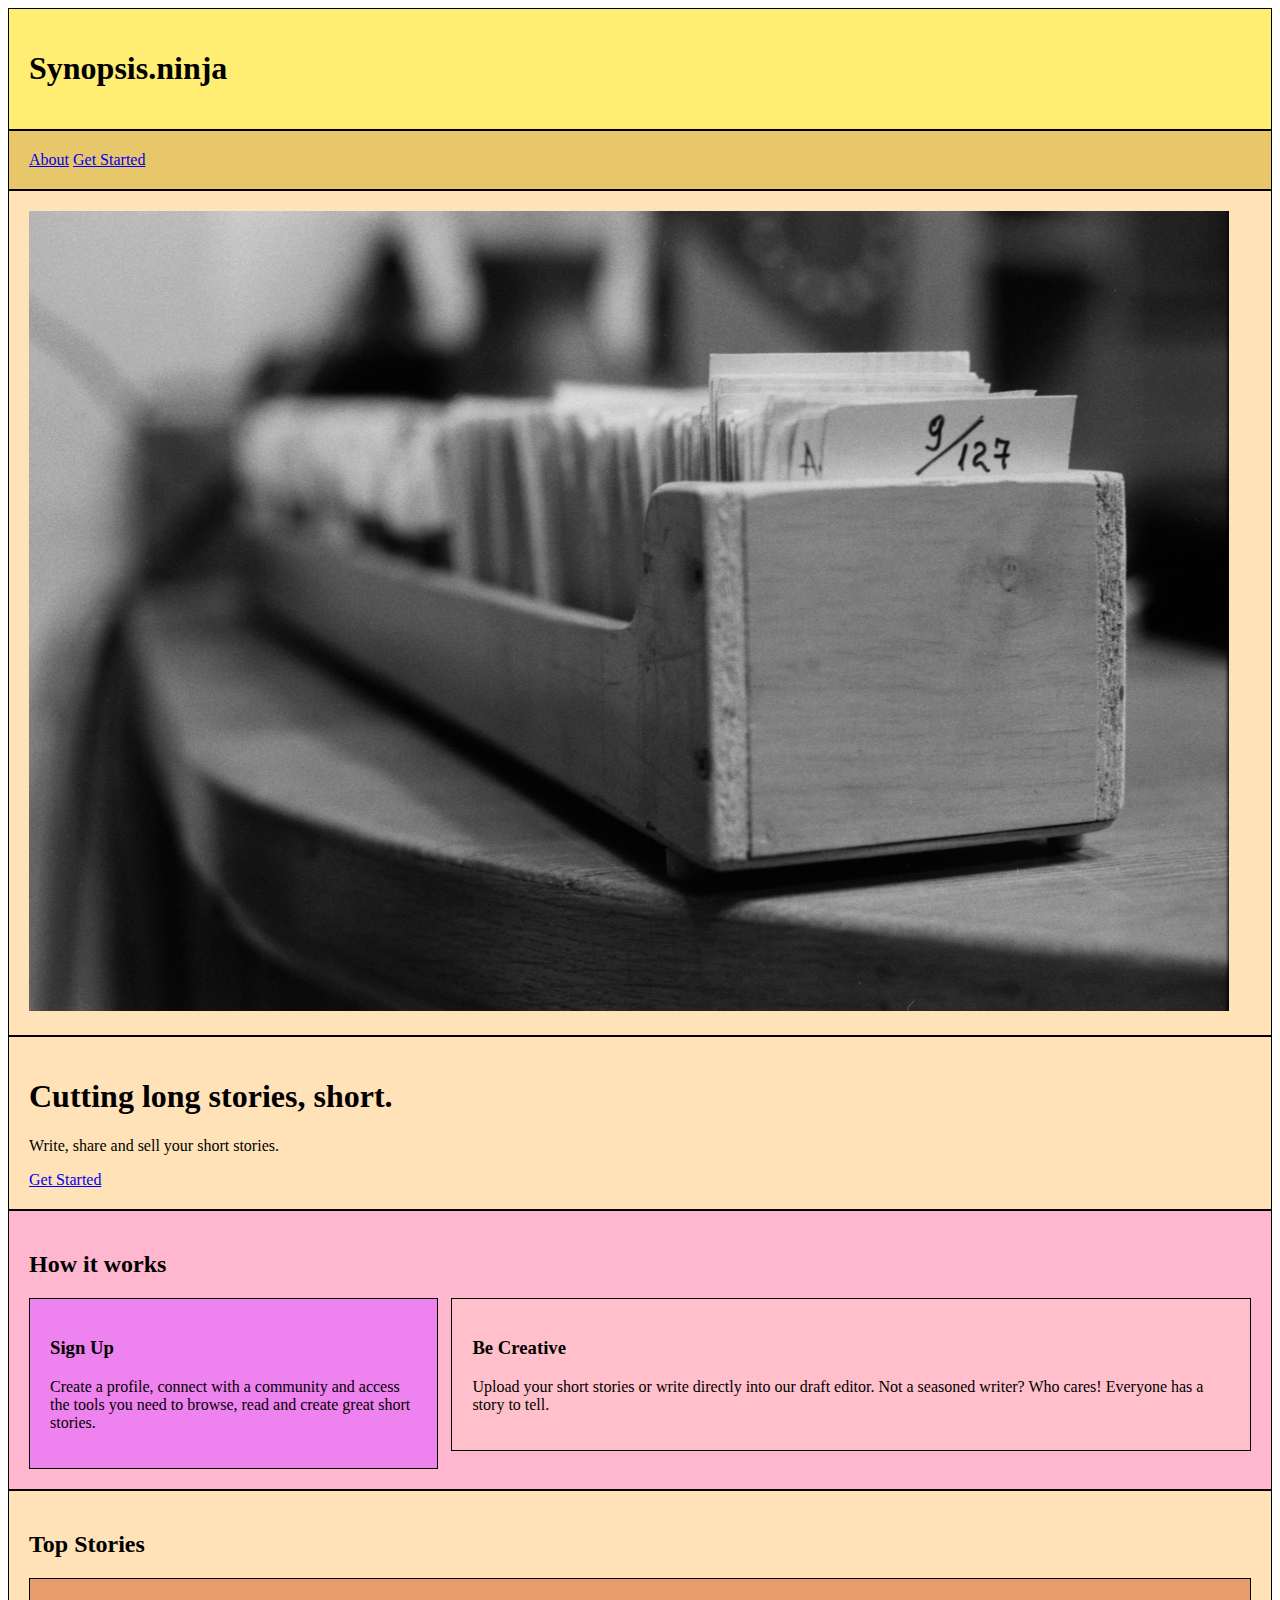
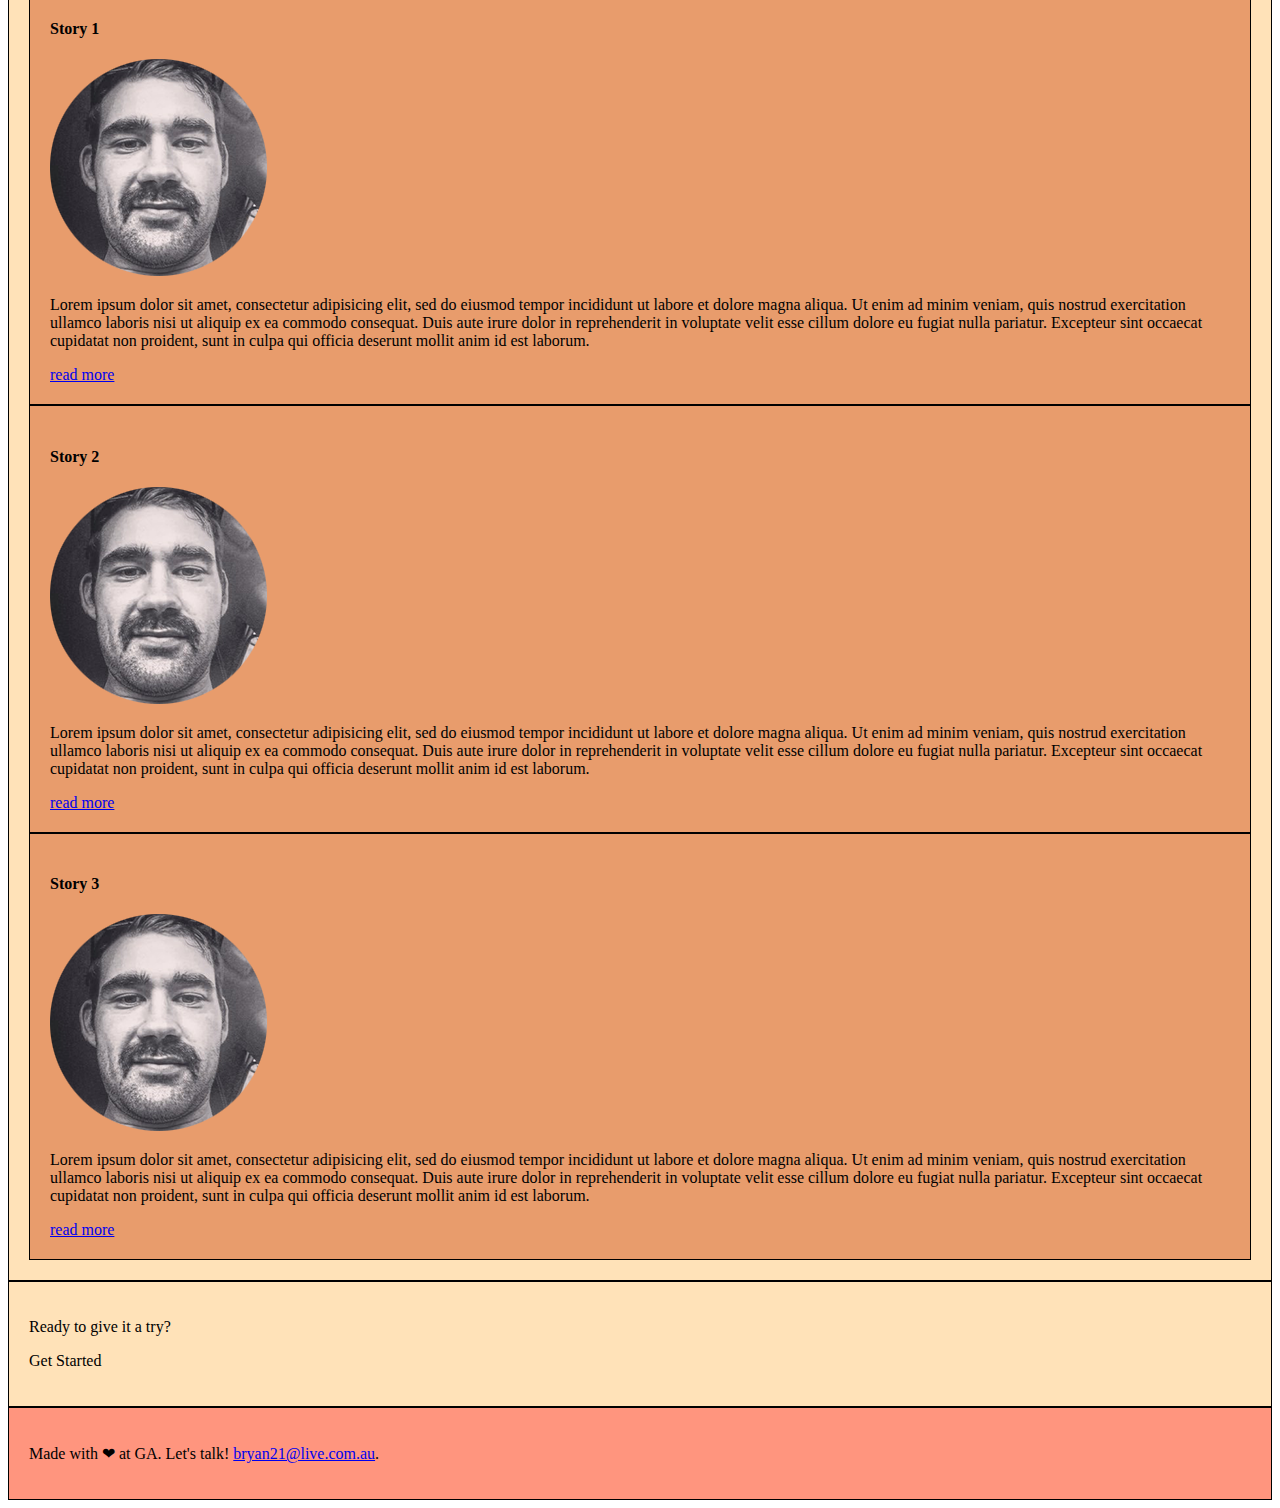
<file: unit_6/index.html>
<!DOCTYPE html>
<html>
<head>
	<link rel="stylesheet" type="text/css" href="css/style.css">
	<link href='https://fonts.googleapis.com/css?family=Open+Sans:400,300,300italic,600,700,800|Montserrat:400,700' rel='stylesheet' type='text/css'>
	<title>synopsis.ninja</title>
</head>
<body>
	<header>
		<h1>Synopsis.ninja</h1>
	</header>
	<nav>
		<a href="#">About</a>
		<a href="#">Get Started</a>
	</nav>
	<main>
		<section class="landing_top_left">
			<img src="images/landing.png">
		</section>
		<section class="landing_top_right">
			<h1 id="slogan"> Cutting long stories, short. </h1>
			<p id="landing_top_para"> Write, share and sell your short stories.</p>
			<a class="cta_button" href="#"> Get Started </a>
		</section>
		<section id="two_column" class="clearfix">
			<h2>How it works</h2>
				<div class="how_it_works_feature" id="left">
					<h3>Sign Up</h3>
					<p>Create a profile, connect with a community and access the tools you need to browse, read and create great short stories.</p>
				</div>	
				<div class="how_it_works_feature" id="right">
					<h3>Be Creative</h3>
					<p>Upload your short stories or write directly into our draft editor. Not a seasoned writer? Who cares! Everyone has a story to tell.</p>
				</div>	
		</section>
		<section class="top_stories_container">
			<h2>Top Stories</h2>
				<article class="top_story_box">
					<h4>Story 1</h4>
					<img class="top_story_img" src="images/top_story_img.png" alt="profile" title="customer profile pic">
					<p class="top_story_synopsis">Lorem ipsum dolor sit amet, consectetur adipisicing elit, sed do eiusmod
					tempor incididunt ut labore et dolore magna aliqua. Ut enim ad minim veniam,
					quis nostrud exercitation ullamco laboris nisi ut aliquip ex ea commodo
					consequat. Duis aute irure dolor in reprehenderit in voluptate velit esse
					cillum dolore eu fugiat nulla pariatur. Excepteur sint occaecat cupidatat non
					proident, sunt in culpa qui officia deserunt mollit anim id est laborum. </p>
					<a href="#">read more</a>
				</article>
				<article class="top_story_box">
					<h4>Story 2</h4>
					<img class="top_story_img" src="images/top_story_img.png" alt="profile" title="customer profile pic">
					<p>Lorem ipsum dolor sit amet, consectetur adipisicing elit, sed do eiusmod
					tempor incididunt ut labore et dolore magna aliqua. Ut enim ad minim veniam,
					quis nostrud exercitation ullamco laboris nisi ut aliquip ex ea commodo
					consequat. Duis aute irure dolor in reprehenderit in voluptate velit esse
					cillum dolore eu fugiat nulla pariatur. Excepteur sint occaecat cupidatat non
					proident, sunt in culpa qui officia deserunt mollit anim id est laborum. </p>
					<a href="#">read more</a>
				</article>
				<article class="top_story_box">
					<h4>Story 3</h4>
					<img class="top_story_img" src="images/top_story_img.png" alt="profile" title="customer profile pic">
					<p>Lorem ipsum dolor sit amet, consectetur adipisicing elit, sed do eiusmod
					tempor incididunt ut labore et dolore magna aliqua. Ut enim ad minim veniam,
					quis nostrud exercitation ullamco laboris nisi ut aliquip ex ea commodo
					consequat. Duis aute irure dolor in reprehenderit in voluptate velit esse
					cillum dolore eu fugiat nulla pariatur. Excepteur sint occaecat cupidatat non
					proident, sunt in culpa qui officia deserunt mollit anim id est laborum. </p>
					<a href="#">read more</a>
				</article>
		</section>	
		<section class="cta_bar_bottom">
				<p>Ready to give it a try?</p>
				<p>Get Started</p>
		</section>
	</main>	
	<footer>
		<p>Made with &#10084; at GA. Let's talk! <a href="mailto:bryan21@live.com.au">bryan21@live.com.au</a>.</p>
	</footer>
</body>
</html>
</file>
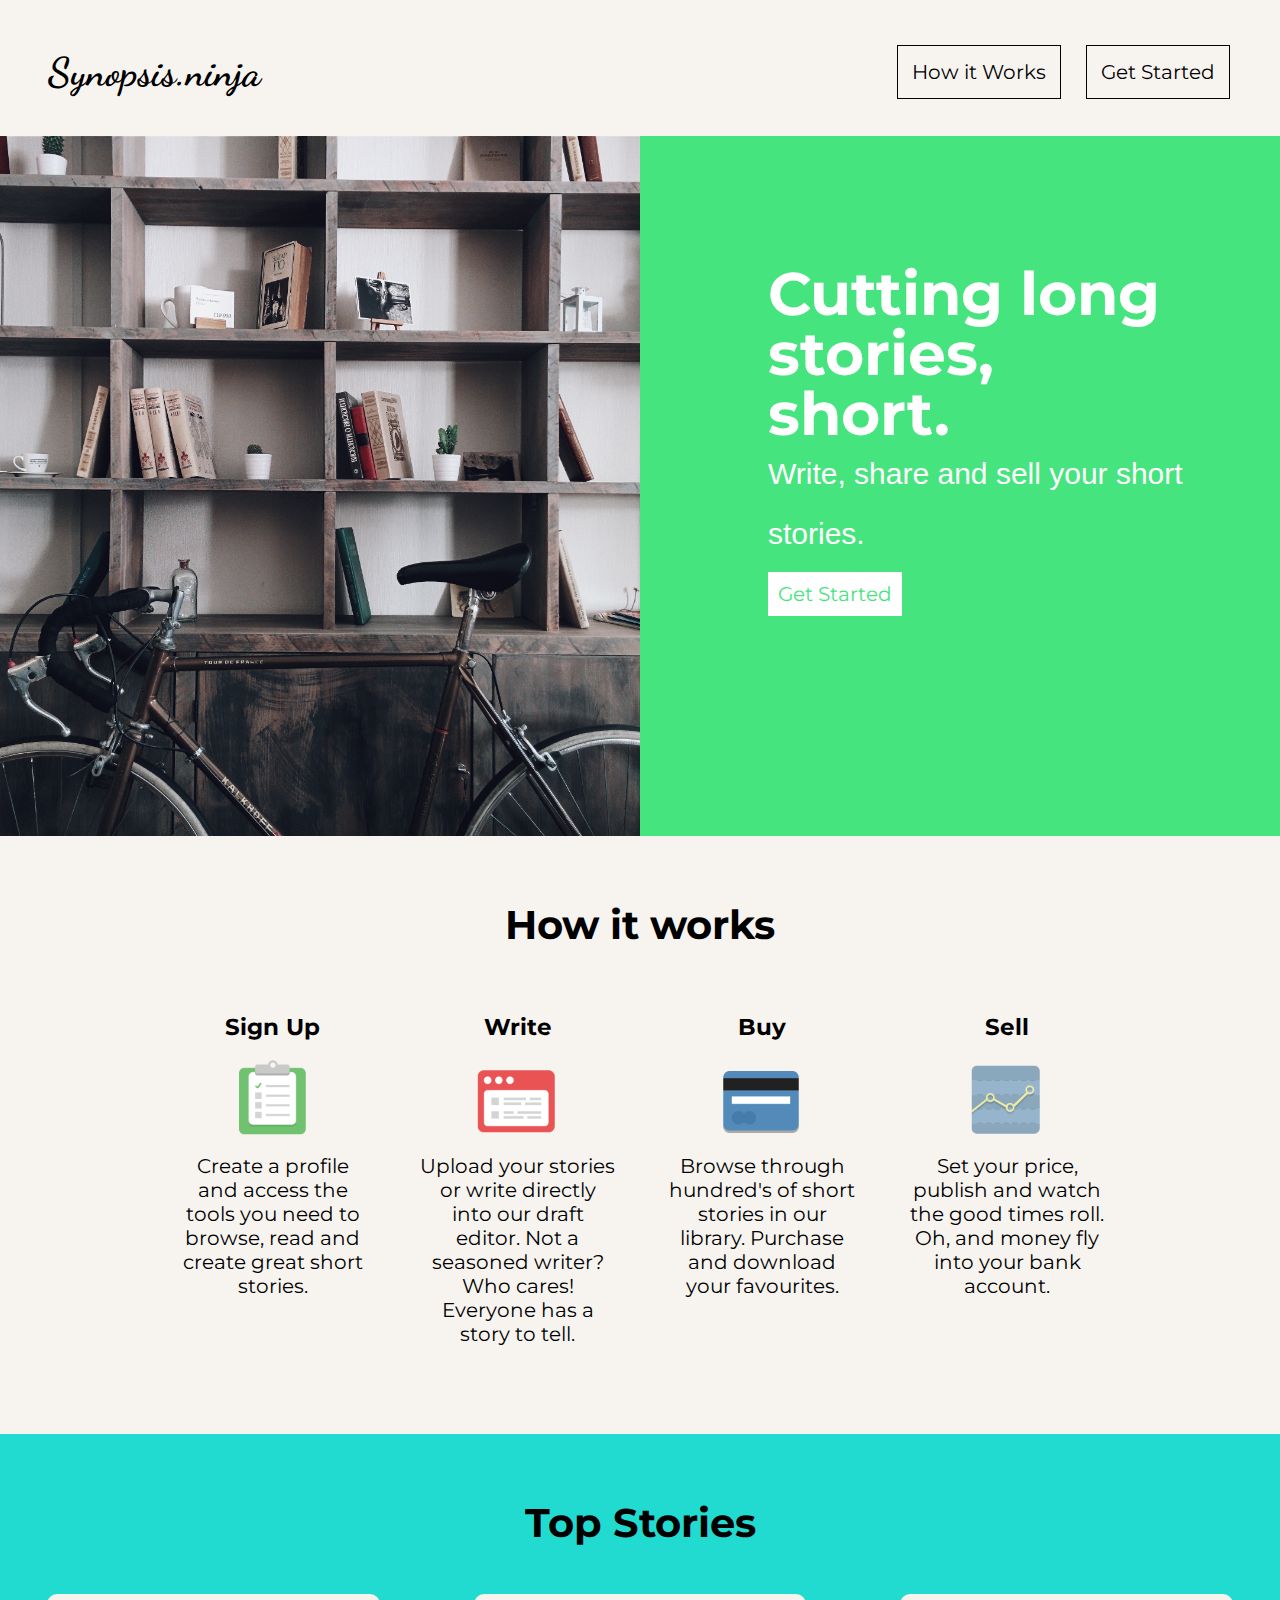
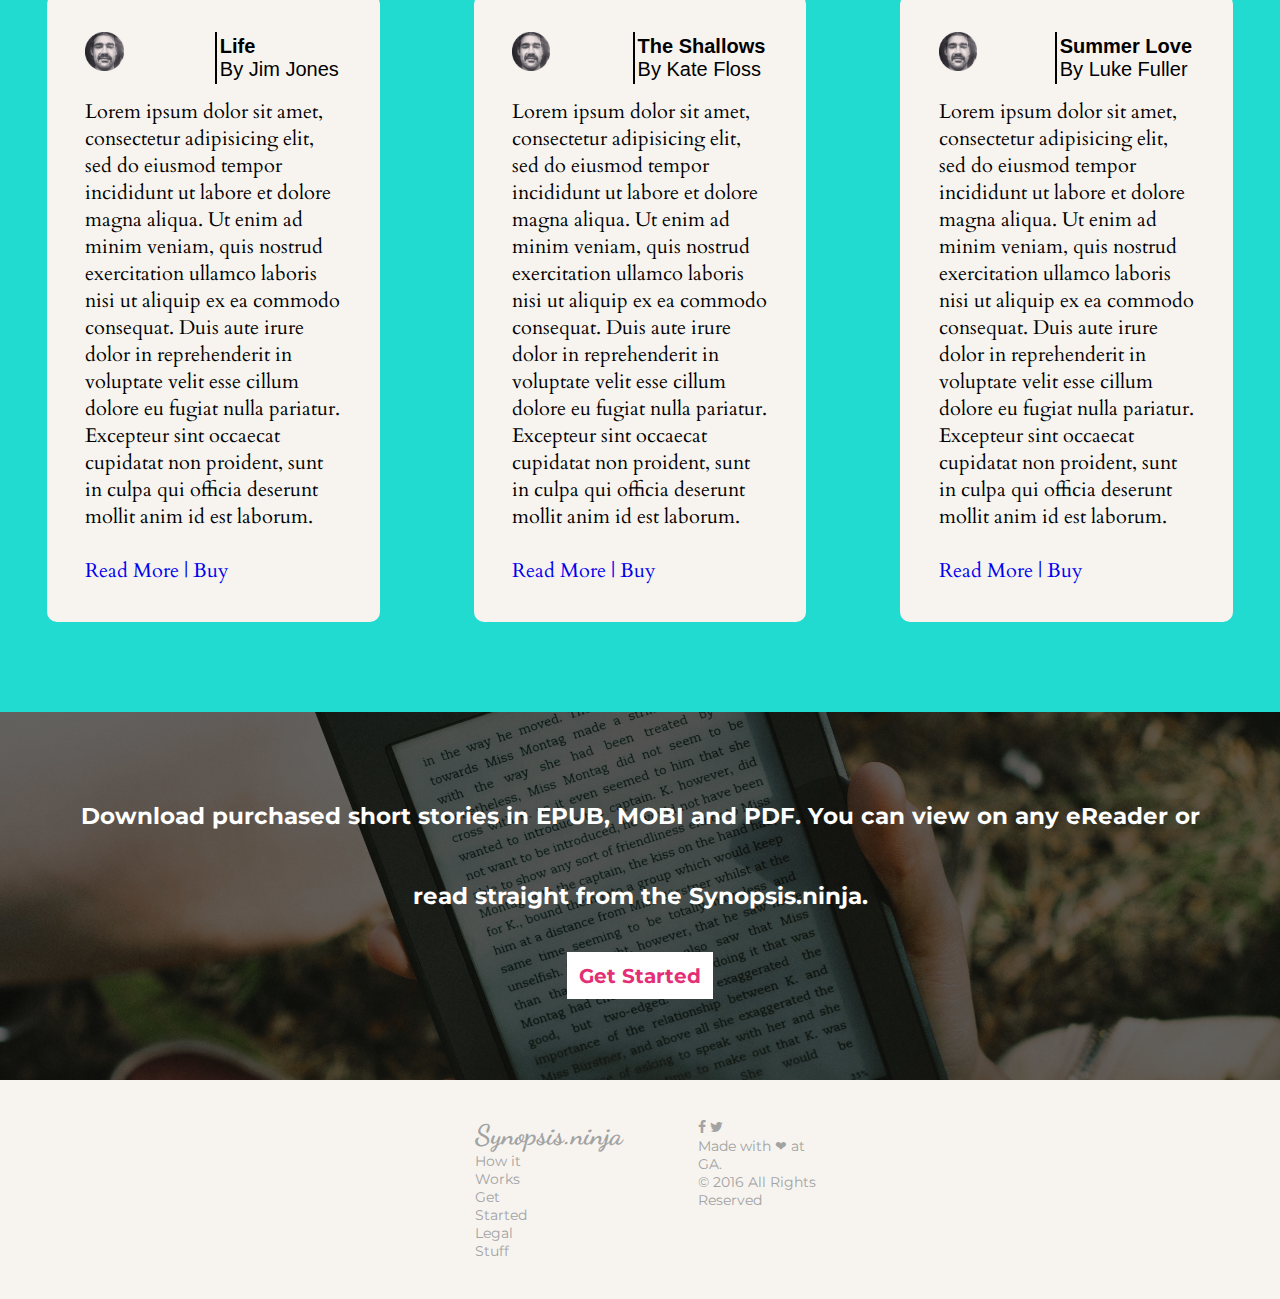
<file: unit_8/index.html>
<!DOCTYPE html>
<html>
	<head>
		<link rel="stylesheet" type="text/css" href="css/style.css">
		<link href='https://fonts.googleapis.com/css?family=Open+Sans:400,300,300italic,600,700,800|Montserrat:400,700' rel='stylesheet' type='text/css'>
		<link href='https://fonts.googleapis.com/css?family=Cardo' rel='stylesheet' type='text/css'>
		<link href='https://fonts.googleapis.com/css?family=Dancing+Script:400,700' rel='stylesheet' type='text/css'>
		<link rel="stylesheet" href="https://maxcdn.bootstrapcdn.com/font-awesome/4.5.0/css/font-awesome.min.css">
		<meta name="viewport" content="width=device-width, initial-scale=1">
		<!--[if lt IE 9]>
  		<script src="http://html5shiv.googlecode.com/svn/trunk/html5.js"></script>
		<![endif]-->
		<title>synopsis.ninja</title>
	</head>

	<body>
		<header>
			<h1>Synopsis.ninja</h1>
			<nav>
				<a href="#how_it_works_banner">How it Works</a>
				<a href="#">Get Started</a>
			</nav>
		</header>

		<main>
			<section>
				<div id="landing_top_left">
				</div>
				<div id="landing_top_right">
						<div id="slogan">
							<h1> Cutting long stories, <br> short. </h1>
							<p> Write, share and sell your short stories.</p>
							<a class="cta_button" href="#"> Get Started </a>
						</div>
				</div>
			</section>
		</main>		

			<section id="how_it_works_banner">
				<h2>How it works</h2>
					<div class="wrapper">
						<div class="how_it_works_feature">
							<h3>Sign Up</h3>
							<img src="images/signup.png" alt="sign up form picture" title="Sign Up">
							<p>Create a profile and access the tools you need to browse, read and create great short stories.</p>
						</div>	
						<div class="how_it_works_feature">
							<h3>Write</h3>
							<img src="images/write.png" alt="browser dashboard picture" title="write">
							<p>Upload your stories or write directly into our draft editor. Not a seasoned writer? Who cares! Everyone has a story to tell.</p>
						</div>	
						<div class="how_it_works_feature">
							<h3>Buy</h3>
							<img src="images/buy.png" alt="credit card picture" title="buy">
							<p>Browse through hundred's of short stories in our library. Purchase and download your favourites.</p>
						</div>	
						<div class="how_it_works_feature">
							<h3>Sell</h3>
							<img src="images/sell.png" alt="line graph picture" title="sell">
							<p>Set your price, publish and watch the good times roll. Oh, and money fly into your bank account.</p>
						</div>
					</div>	
			</section>

			<section class="top_stories_container">
				<h2>Top Stories</h2>
					<article class="top_story_box">
						
						<img class="top_story_img" src="images/top_story_img.png" alt="profile" title="customer profile pic">
							<div class="profile_box">
								<h4>Life</h4>
								<p>By Jim Jones</p>
							</div>	
								<p>Lorem ipsum dolor sit amet, consectetur adipisicing elit, sed do eiusmod
								tempor incididunt ut labore et dolore magna aliqua. Ut enim ad minim veniam,
								quis nostrud exercitation ullamco laboris nisi ut aliquip ex ea commodo
								consequat. Duis aute irure dolor in reprehenderit in voluptate velit esse
								cillum dolore eu fugiat nulla pariatur. Excepteur sint occaecat cupidatat non
								proident, sunt in culpa qui officia deserunt mollit anim id est laborum. </p>
								<br>
								<a href="#">Read More |</a>
								<a href="#">Buy</a>
					</article>

					<article class="top_story_box">
						
						<img class="top_story_img" src="images/top_story_img.png" alt="profile" title="customer profile pic">
							<div class="profile_box">
								<h4>The Shallows</h4>
								<p>By Kate Floss</p>
							</div>			
								<p>Lorem ipsum dolor sit amet, consectetur adipisicing elit, sed do eiusmod
								tempor incididunt ut labore et dolore magna aliqua. Ut enim ad minim veniam,
								quis nostrud exercitation ullamco laboris nisi ut aliquip ex ea commodo
								consequat. Duis aute irure dolor in reprehenderit in voluptate velit esse
								cillum dolore eu fugiat nulla pariatur. Excepteur sint occaecat cupidatat non
								proident, sunt in culpa qui officia deserunt mollit anim id est laborum. </p>
								<br>
								<a href="#">Read More |</a>
								<a href="#">Buy</a>
					</article>

					<article class="top_story_box">
					
						<img class="top_story_img" src="images/top_story_img.png" alt="profile" title="customer profile pic">
							<div class="profile_box">
								<h4>Summer Love</h4>
								<p>By Luke Fuller</p>
							</div>	
								<p>Lorem ipsum dolor sit amet, consectetur adipisicing elit, sed do eiusmod
								tempor incididunt ut labore et dolore magna aliqua. Ut enim ad minim veniam,
								quis nostrud exercitation ullamco laboris nisi ut aliquip ex ea commodo
								consequat. Duis aute irure dolor in reprehenderit in voluptate velit esse
								cillum dolore eu fugiat nulla pariatur. Excepteur sint occaecat cupidatat non
								proident, sunt in culpa qui officia deserunt mollit anim id est laborum. </p>
								<br>
								<a href="#">Read More |</a>
								<a href="#">Buy</a>
					</article>
			</section>

		
			<section class="cta_bar_bottom">
				<h3>Download purchased short stories in EPUB, MOBI and PDF. You can view on any eReader or read straight from the Synopsis.ninja.</h3>
				<a class="cta_button_2" href="#"> Get Started </a>
			</section>

		<footer>
			<div class="footer_cols">
				<nav class="footer_nav_left">
				<h1>Synopsis.ninja</h1>
					<ul>
						<li><a href="#how_it_works_banner">How it Works</a></li>
						<li><a href="#">Get Started</a></li>
						<li><a href="#">Legal Stuff</a></li>
					</ul>
				</nav>
				<div class="footer_col_right">
					<i class="fa fa-facebook"></i>
					<i class="fa fa-twitter"></i>
					<p>Made with &#10084; at GA.<br>
					&copy; 2016 All Rights Reserved</p>
				</div>
			</div>	
		</footer>

	</body>
</html>
</file>
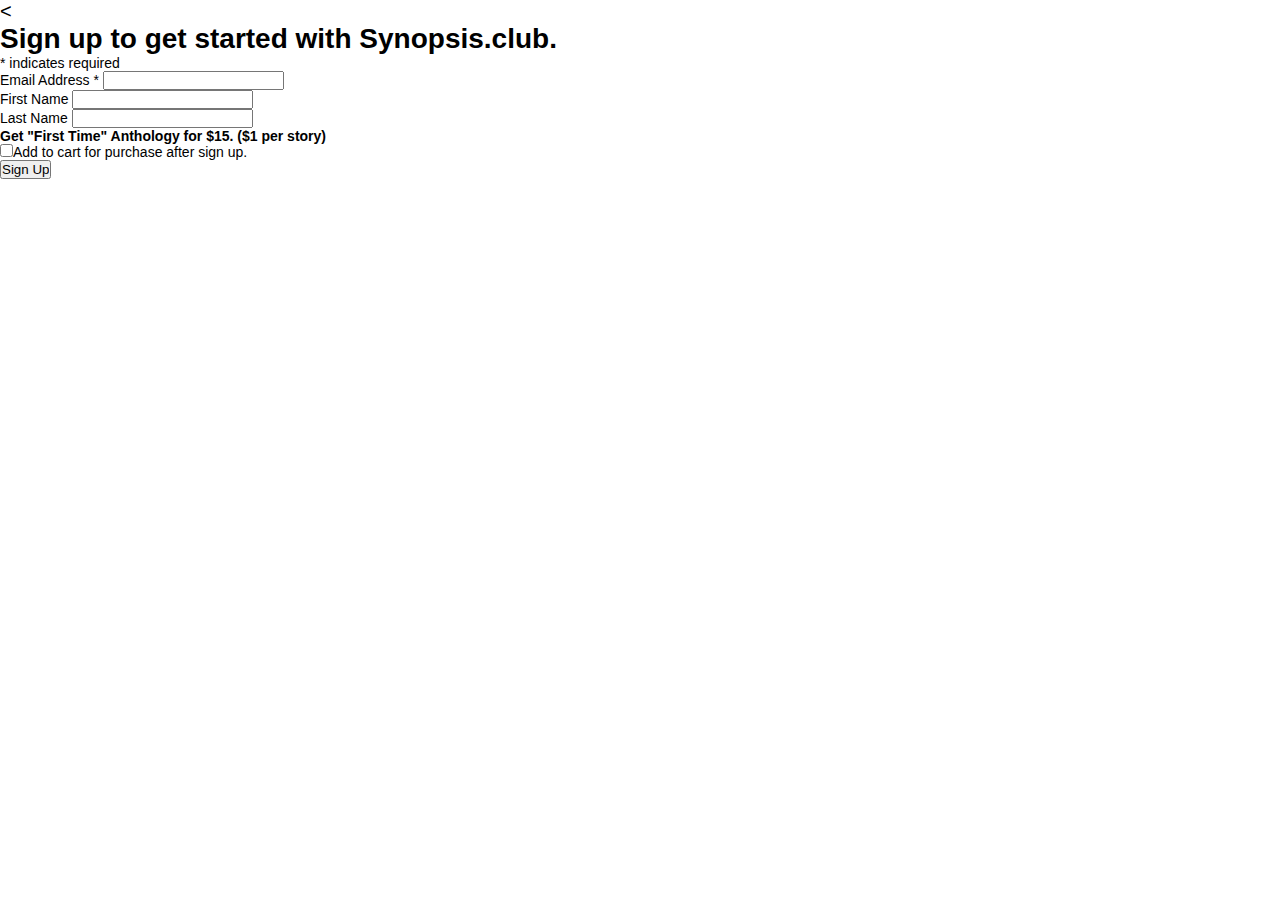
<file: Synopsis.club/get_started.html>
<!DOCTYPE html>
<html>
	
	<head>
		<link rel="stylesheet" type="text/css" href="css/style.css">
		<link href="//cdn-images.mailchimp.com/embedcode/classic-10_7.css" rel="stylesheet" type="text/css">
		<style type="text/css">
		#mc_embed_signup{background:#fff; clear:left; font:14px Helvetica,Arial,sans-serif; }
		/* Add your own MailChimp form style overrides in your site stylesheet or in this style block.
	   We recommend moving this block and the preceding CSS link to the HEAD of your HTML file. */
		</style>

	</head>

	<body>
	  

	<<!-- Begin MailChimp Signup Form -->

	<div id="mc_embed_signup">
	<form action="//twitter.us13.list-manage.com/subscribe/post?u=9347837b853d0bc238d214f00&amp;id=c6edbf6c28" method="post" id="mc-embedded-subscribe-form" name="mc-embedded-subscribe-form" class="validate" target="_blank" novalidate>
	    <div id="mc_embed_signup_scroll">
		<h2>Sign up to get started with Synopsis.club. </h2>
	<div class="indicates-required"><span class="asterisk">*</span> indicates required</div>
	<div class="mc-field-group">
		<label for="mce-EMAIL">Email Address  <span class="asterisk">*</span>
	</label>
		<input type="email" value="" name="EMAIL" class="required email" id="mce-EMAIL">
	</div>
	<div class="mc-field-group">
		<label for="mce-FNAME">First Name </label>
		<input type="text" value="" name="FNAME" class="" id="mce-FNAME">
	</div>
	<div class="mc-field-group">
		<label for="mce-LNAME">Last Name </label>
		<input type="text" value="" name="LNAME" class="" id="mce-LNAME">
	</div>
	<div class="mc-field-group input-group">
	    <strong>Get &quot;First Time&quot; Anthology for $15. ($1 per story) </strong>
	    <ul><li><input type="checkbox" value="1" name="group[3817][1]" id="mce-group[3817]-3817-0"><label for="mce-group[3817]-3817-0">Add to cart for purchase after sign up.</label></li>
	</ul>
	</div>
		<div id="mce-responses" class="clear">
			<div class="response" id="mce-error-response" style="display:none"></div>
			<div class="response" id="mce-success-response" style="display:none"></div>
		</div>    <!-- real people should not fill this in and expect good things - do not remove this or risk form bot signups-->
	    <div style="position: absolute; left: -5000px;" aria-hidden="true"><input type="text" name="b_9347837b853d0bc238d214f00_c6edbf6c28" tabindex="-1" value=""></div>
	    <div class="clear"><input type="submit" value="Sign Up" name="subscribe" id="mc-embedded-subscribe" class="button"></div>
	    </div>
	</form>
	</div>
	<script type='text/javascript' src='//s3.amazonaws.com/downloads.mailchimp.com/js/mc-validate.js'></script><script type='text/javascript'>(function($) {window.fnames = new Array(); window.ftypes = new Array();fnames[0]='EMAIL';ftypes[0]='email';fnames[1]='FNAME';ftypes[1]='text';fnames[2]='LNAME';ftypes[2]='text';}(jQuery));var $mcj = jQuery.noConflict(true);</script>
	<!--End mc_embed_signup-->



</html>
</file>
<file: final project/css/style.css>
* {
    margin:0;
    padding:0;
    border-box:none;
}

body {
    font-family: "Montserrat", sans-serif;
    font-weight: 400;
    font-size: 20px;
    height: 100%;
}

h2 {
    font-family:"Montserrat", sans-serif;
    font-weight: 700;
    font-size: 2em;
}


header {
    background-color: #F7F4F0;
    overflow: auto;
}

a {
    text-decoration: none;
}

header h1 {
    margin: 1.2em 1em 1em 1.2em;
    color: black;
    display:inline-block;
    font-family: "Dancing Script", cursive;
    font-weight: 700;
}

header h1 a {
    color:black;
}


header nav {
    margin: 3em 2em 0 0em;
    float:right;
}


header nav a {
    margin: .5em;
    padding: .7em;
    color: black;
    border: .05em solid black;
    text-decoration: none;
}

#toggle {
  display: none;
}

#label_toggle {
    display: none;
}

#landing_top_left {
    background-image: url("../images/bikelibrary.jpeg");
    background-size: cover;
    background-position: center;
    height:35em;
    width:50%;
    float:left;
}


#landing_top_right {
    background-color: #46E47E;
    height:35em;
    width:50%;
    float: right;
}


#slogan {
    padding: 20% 0 0 20%;
    line-height: 3em;
}

#slogan h1 {
    font-family:"Montserrat", sans-serif;
    font-weight: 700;
    font-size:3em;
    color: white;
}

#slogan p {
    font-family:"Open-Sans", sans-serif;
    font-weight:300; 
    font-size:1.5em;
    color:white;
}

.cta_button {
    background-color: white;
    padding:2%;
    color:#46E47E;
    text-decoration: none;
}

.cta_button:hover {
    background-color: #46E47E;
    color:white;
    border: .1em solid white;
}


#how_it_works_banner {
    text-align: center;
    background-color: #F7F4F0;
    padding: 5%;
    clear: both;
}

.wrapper {
    width: 85%;
    margin: 0 auto;
    padding-top:3%;
    overflow: hidden;
}

.how_it_works_feature {
    float:left;
    padding:2.5%;
    width: 20%;
    overflow:hidden;
}

.how_it_works_feature h3 {
    padding:2%;
    padding-bottom: 4%;
}

.how_it_works_feature img {
    max-width: 100%;
    height: auto;
}


.top_stories_container {
    width: 100%;
    text-align: center;
    padding-top: 5%;
    background-color:#21DBD0;
    overflow: hidden;


}
.top_story_box {

    float:left;
    width:20%;
    margin:3.6666%;
    margin-bottom: 7%;
    padding:3%;
    background-color: #F7F4F0;
    text-align: left;
    border-radius: .5em;
    color:black;
    font-family:"Cardo", sans-serif;

}

.top_story_box img {
    width:15%;
    margin-bottom:1em;
}

.profile_box {
    width:auto;
    float:right;
    overflow: hidden;
    margin: auto;
    padding:1%;
    border-left:.1em solid black;
    color: black;
    font-family:"Open-Sans", sans-serif;
    font-weight: 300;
}

.top_story_box a {
    text-decoration: none;
    padding-top:1em;
    display: inline;
}


.cta_bar_bottom {
    font-family:"Montserrat", sans-serif;
    font-weight: 700;
    color: white;
	background-color: #E42F76;
    background:linear-gradient(rgba(0, 0, 0, .6),rgba(0, 0, 0, 0.6)
    ),url("../images/ereader.jpg");
    background-position: 40% 50%;
    background-size: cover;
    text-align: center;
    line-height: 4em;
    color: white;
    padding:5%;
}

.Anthology_bar {
    font-family:"Montserrat", sans-serif;
    font-weight: 700;
    width: 100%;
    padding: 5% 0%;
    line-height: 3em;
    text-align: center;
    background-color:#FFDA00;
    overflow:hidden;
}

.Anthology_bar h2 {
    color:black;
    padding-bottom: 1%;
}

.Anthology_bar h3 {
    color: black;
    padding-bottom: 1.5%;
}

.first_timer {
    color:#E42F76;
    font-family:"Montserrat", sans-serif;
    font-weight: 700;
}


footer {
    background-color:#F7F4F0;
    color:black;
    width:100%;
    clear:both;
}


.cta_button_2 {
    padding:1%;
    background-color: white;
    text-decoration: none;
    color: #E42F76;
    border:none;
}

.cta_button_2:hover {
    background-color: #E42F76;
    color:white;
    border: .1em solid white;
}


.footer_cols {
    width:80%;
    margin:0 auto;
    padding: 3% 0;
    overflow:hidden;
}

.footer_nav_left {
float:left;
width:18%;
font-size: .7em;
color:#A2A3A3;
margin-left: 7%;
}

.footer_nav_left ul a {
text-decoration: none;
color: #A2A3A3;
padding-top:2%;
list-style: none;
}

.footer_nav_left li {
    list-style: none;
}

.footer_nav_left h1 {
font-size:2em;
font-family: "Dancing Script", cursive;
}


.footer_col_right {
float:right;
width: 20%;
font-size: .7em;
color:#A2A3A3;
}

.footer_col_right i {
    padding-bottom: 2%;
}

.footer_col_right i:hover {
    color: #E42F76;
    --webkit--transition:.2;
    --moz--transition:.2;
    --o--transition:.2;
    transition:.2;
}


.clearfix:after {
    visibility: hidden;
    display: block;
    font-size: 0;
    content: " ";
    clear: both;
    height: 0;
}

@media only screen and (max-width:975px) {

 #landing_top_left {
    height:20em;
    width:100%;
    float:none;
}


#landing_top_right {
    height:20em;
    width:100%;
    float: none;
}

#slogan {
    padding: 5% 0 0 10%;
    line-height: 3em;
}

.footer_cols {
    width:100%;
    margin:none;
}

.footer_nav_left {
float:none;
width:100%;
margin:0 auto;
text-align: center;
}

.footer_col_right {
float:none;
width:100%;
padding-top: 4%;
margin:0 auto;
text-align: center;
}
}

@media only screen and (max-width:808px) {


.how_it_works_feature {
    padding:5%;
    width: 40%;
}

.top_stories_container {
    width: 100%;
  
}
.top_story_box {
    float:none;
    width:auto;
    margin:5%;
}

.profile_box {
    width:auto;
    float:right;
    overflow: hidden;
    margin: auto;
}

.top_story_box a {
    text-decoration: none;
    padding-top:1em;
    display: inline;
    margin:auto;
}

.cta_button {
    padding:3%;
    margin-top:1%;
}

.cta_bar_bottom {
    line-height: 2.5em;
    background-color: #FFDA00;
    background-image: none;
}

.Anthology_bar {
    background-color:#358DF2;
}


.first_timer {
    color:white;
    font-family:"Montserrat", sans-serif;
    font-weight: 700;
}

.Anthology_bar h3 {
    padding:0 7%;
}


@media only screen and (max-width:695px) {


header nav {
    margin: 0;
    float:none;
    display:none;
    width:100%;
}

header nav a {
    margin: 4% 2%;
    padding: 4% 0%;
    display:block;
    text-align: center;
}

#toggle:checked + nav.menu {
  display: block;
}

#label_toggle {
    display: inline;
}

label {
  display:inline;
  float:right;
  margin: 9%;
  font-size: 1.8em;
}


header {
    padding:4% 0% 0 0;
    }

header h1 {
    margin: none;
}

.cta_button_2 {
    padding:2%;
}
}


@media only screen and (max-width:417px) {

body {
    font-size: 16px;
}

#landing_top_right {
    height:23em;
    text-align: center;
    line-height: .5em;
}

#slogan {
    padding: 10% 0  0;
    line-height: 3.5em;
}

#slogan p {
    line-height: 1em;
    padding: 5% 0 4% 3%;
}

.cta_button {
    padding:5%;
}

.how_it_works_feature {
    padding:1%;
    width: 100%;
}

.cta_bar_bottom h3 {
    margin-bottom: 2em;
}

.cta_button_2 {
    padding:5%;
    margin-bottom: 2em;
}

.Anthology_bar h3 {
    padding:7%;
    line-height: 2.5em;
}
}

@media only screen and (max-width:323px) {

label {
  float:none;
  margin: 0 auto;

}


    }
</file>
<file: Synopsis.club/css/style.css>
* {
    margin:0;
    padding:0;
    border-box:none;
}

body {
    font-family: "Montserrat", sans-serif;
    font-weight: 400;
    font-size: 20px;
    height: 100%;
}

h2 {
    font-family:"Montserrat", sans-serif;
    font-weight: 700;
    font-size: 2em;
}


header {
    background-color: #F7F4F0;
    overflow: auto;
}

a {
    text-decoration: none;
}

header h1 {
    margin: 1.2em 1em 1em 1.2em;
    color: black;
    display:inline-block;
    font-family: "Dancing Script", cursive;
    font-weight: 700;
}

header h1 a {
    color:black;
}


header nav {
    margin: 3em 2em 0 0em;
    float:right;
}


header nav a {
    margin: .5em;
    padding: .7em;
    color: black;
    border: .05em solid black;
    text-decoration: none;
}

#toggle {
  display: none;
}

#label_toggle {
    display: none;
}

#landing_top_left {
    background-image: url("../images/bikelibrary.jpeg");
    background-size: cover;
    background-position: center;
    height:35em;
    width:50%;
    float:left;
}


#landing_top_right {
    background-color: #46E47E;
    height:35em;
    width:50%;
    float: right;
}


#slogan {
    padding: 20% 0 0 20%;
    line-height: 3em;
}

#slogan h1 {
    font-family:"Montserrat", sans-serif;
    font-weight: 700;
    font-size:3em;
    color: white;
}

#slogan p {
    font-family:"Open-Sans", sans-serif;
    font-weight:300; 
    font-size:1.5em;
    color:white;
}

.cta_button {
    background-color: white;
    padding:2%;
    color:#46E47E;
    text-decoration: none;
}

.cta_button:hover {
    background-color: #46E47E;
    color:white;
    border: .1em solid white;
}


#how_it_works_banner {
    text-align: center;
    background-color: #F7F4F0;
    padding: 5%;
    clear: both;
}

.wrapper {
    width: 85%;
    margin: 0 auto;
    padding-top:3%;
    overflow: hidden;
}

.how_it_works_feature {
    float:left;
    padding:2.5%;
    width: 20%;
    overflow:hidden;
}

.how_it_works_feature h3 {
    padding:2%;
    padding-bottom: 4%;
}

.how_it_works_feature img {
    max-width: 100%;
    height: auto;
}


.top_stories_container {
    width: 100%;
    text-align: center;
    padding-top: 5%;
    background-color:#21DBD0;
    overflow: hidden;


}
.top_story_box {

    float:left;
    width:20%;
    margin:3.6666%;
    margin-bottom: 7%;
    padding:3%;
    background-color: #F7F4F0;
    text-align: left;
    border-radius: .5em;
    color:black;
    font-family:"Cardo", sans-serif;

}

.top_story_box img {
    width:15%;
    margin-bottom:1em;
}

.profile_box {
    width:auto;
    float:right;
    overflow: hidden;
    margin: auto;
    padding:1%;
    border-left:.1em solid black;
    color: black;
    font-family:"Open-Sans", sans-serif;
    font-weight: 300;
}

.top_story_box a {
    text-decoration: none;
    padding-top:1em;
    display: inline;
}


.cta_bar_bottom {
    font-family:"Montserrat", sans-serif;
    font-weight: 700;
    color: white;
	background-color: #E42F76;
    background:linear-gradient(rgba(0, 0, 0, .6),rgba(0, 0, 0, 0.6)
    ),url("../images/ereader.jpg");
    background-position: 40% 50%;
    background-size: cover;
    text-align: center;
    line-height: 4em;
    color: white;
    padding:5%;
}

.Anthology_bar {
    font-family:"Montserrat", sans-serif;
    font-weight: 700;
    width: 100%;
    padding: 5% 0%;
    line-height: 3em;
    text-align: center;
    background-color:#FFDA00;
    overflow:hidden;
}

.Anthology_bar h2 {
    color:black;
    padding-bottom: 1%;
}

.Anthology_bar h3 {
    color: black;
    padding-bottom: 1.5%;
}

.first_timer {
    color:#E42F76;
    font-family:"Montserrat", sans-serif;
    font-weight: 700;
}


footer {
    background-color:#F7F4F0;
    color:black;
    width:100%;
    clear:both;
}


.cta_button_2 {
    padding:1%;
    background-color: white;
    text-decoration: none;
    color: #E42F76;
    border:none;
}

.cta_button_2:hover {
    background-color: #E42F76;
    color:white;
    border: .1em solid white;
}


.footer_cols {
    width:80%;
    margin:0 auto;
    padding: 3% 0;
    overflow:hidden;
}

.footer_nav_left {
float:left;
width:18%;
font-size: .7em;
color:#A2A3A3;
margin-left: 7%;
}

.footer_nav_left ul a {
text-decoration: none;
color: #A2A3A3;
padding-top:2%;
list-style: none;
}

.footer_nav_left li {
    list-style: none;
}

.footer_nav_left h1 {
font-size:2em;
font-family: "Dancing Script", cursive;
}


.footer_col_right {
float:right;
width: 20%;
font-size: .7em;
color:#A2A3A3;
}

.footer_col_right i {
    padding-bottom: 2%;
}

.footer_col_right i:hover {
    color: #E42F76;
    --webkit--transition:.2;
    --moz--transition:.2;
    --o--transition:.2;
    transition:.2;
}


.clearfix:after {
    visibility: hidden;
    display: block;
    font-size: 0;
    content: " ";
    clear: both;
    height: 0;
}

@media only screen and (max-width:975px) {

 #landing_top_left {
    height:20em;
    width:100%;
    float:none;
}


#landing_top_right {
    height:20em;
    width:100%;
    float: none;
}

#slogan {
    padding: 5% 0 0 10%;
    line-height: 3em;
}

.footer_cols {
    width:100%;
    margin:none;
}

.footer_nav_left {
float:none;
width:100%;
margin:0 auto;
text-align: center;
}

.footer_col_right {
float:none;
width:100%;
padding-top: 4%;
margin:0 auto;
text-align: center;
}
}

@media only screen and (max-width:808px) {


.how_it_works_feature {
    padding:5%;
    width: 40%;
}

.top_stories_container {
    width: 100%;
  
}
.top_story_box {
    float:none;
    width:auto;
    margin:5%;
}

.profile_box {
    width:auto;
    float:right;
    overflow: hidden;
    margin: auto;
}

.top_story_box a {
    text-decoration: none;
    padding-top:1em;
    display: inline;
    margin:auto;
}

.cta_button {
    padding:3%;
    margin-top:1%;
}

.cta_bar_bottom {
    line-height: 2.5em;
    background-color: #FFDA00;
    background-image: none;
}

.Anthology_bar {
    background-color:#358DF2;
}


.first_timer {
    color:white;
    font-family:"Montserrat", sans-serif;
    font-weight: 700;
}

.Anthology_bar h3 {
    padding:0 7%;
}


@media only screen and (max-width:695px) {


header nav {
    margin: 0;
    float:none;
    display:none;
    width:100%;
}

header nav a {
    margin: 4% 2%;
    padding: 4% 0%;
    display:block;
    text-align: center;
}

#toggle:checked + nav.menu {
  display: block;
}

#label_toggle {
    display: inline;
}

label {
  display:inline;
  float:right;
  margin: 9%;
  font-size: 1.8em;
}


header {
    padding:4% 0% 0 0;
    }

header h1 {
    margin: none;
}

.cta_button_2 {
    padding:2%;
}
}


@media only screen and (max-width:417px) {

body {
    font-size: 16px;
}

#landing_top_right {
    height:23em;
    text-align: center;
    line-height: .5em;
}

#slogan {
    padding: 10% 0  0;
    line-height: 3.5em;
}

#slogan p {
    line-height: 1em;
    padding: 5% 0 4% 3%;
}

.cta_button {
    padding:5%;
}

.how_it_works_feature {
    padding:1%;
    width: 100%;
}

.cta_bar_bottom h3 {
    margin-bottom: 2em;
}

.cta_button_2 {
    padding:5%;
    margin-bottom: 2em;
}

.Anthology_bar h3 {
    padding:7%;
    line-height: 2.5em;
}
}

@media only screen and (max-width:323px) {

label {
  float:none;
  margin: 0 auto;

}


    }
</file>
<file: unit_1/css/style.css>
body {background-color: #f6f6f6;
}
h1, p {color: #cd1e41;
}
</file>
<file: unit_3/css/style.css>
* {
	padding: 0;
	margin:0;
	box-sizing:border-box;
}
header {
	height: 90px;
	width: 100%;
	background-color: black;
	border-bottom: yellow;
	border-bottom-style: solid;
}

#header_logo {
	float: left;
	padding: 30px;
}

#header_nav_menu {
	font-family: "Open Sans", sans-serif;
	font-weight: 300;
	list-style-type: none;
	text-align: right;
	padding:30px;
	margin: 0px;
}

#header_nav_menu li {
	display: inline-block;
	padding-top: 5px
}

#header_nav_menu a {
	text-decoration: none;
	color: white;
	padding: 5px;
	margin: 5px;
	border:1px;
	border-color: white;
	border-style: solid;
}

#header_nav_menu a:hover{
	font-weight:500;
	color: yellow;
}

.landing_top {
	height: 800px;
	background-image: url("images/landing.png");
	background-size: 2000px 1000px;
	background-repeat: no-repeat;
	text-align: center;

}

#slogan {
	margin:0;
	padding-top: 300px;
	text-align: center;
	font-family: "Montserrat", sans-serif;
	color: white;
	font-weight: 700;
	font-size: 70px

}

#landing_top_para {
	font-family: "Open Sans", sans-serif;
	font-weight: 600;
	font-size: 30px;
	color: white;
	text-align: center;
}

.cta_button {

	margin: 5px;
	padding: 5px;
	border-color: white;
	border-style: solid;
	border-width:1px;
	text-decoration: none;
	color: yellow;
	font-family: "Open Sans", sans-serif;
	font-weight: 300;
	font-size: 20px;

}
	
.cta_button:hover {
	font-weight:500;
	color: yellow;
	border-color: black;
	background-color: black;

}

.top_story_bar {
	background-color:#F2F2FF;
	padding:1px;
	text-decoration:underline;
	overflow: hidden;

}
	
#top_story_header{
	font-family: "Montserrat", sans-serif;
	font-size: 400;
	text-align: center;
	color: black;
	padding: 50px;

}

.top_story_1{
	float: left;
	margin-right:142px;
	margin-bottom: 90px;
	margin-left:126px;
	margin-bottom: 90px;
	height: 550px;
	width:360px;
	border-color: #DEE5E4;
	border-style: solid;
	border-width:5px;
	color:black;
	background-color: white;

}

.top_story_1 h3{
	font-family: "Open Sans", sans-serif;
	font-weight: 600;
	text-align: center;
	text-transform: uppercase;
	padding-top:10px;
}


.top_story_img {
	padding-top:10px;
	padding-left: 105px;
	height:150px;
	width: 150px;
}

.top_story_1 p {
	font-family: "Open Sans", sans-serif;
	font-size: 100;
	font-weight: 300;
	padding: 20px;


	
}
footer {
	font-family: "Open Sans", sans-serif;
	font-weight: 300;
	text-align: center;
	padding: 20px;
	background-color: yellow;
	border-top: black;
	border-top-style: solid;

}
</file>
<file: unit_4/css/style.css>
* {
	padding: 0;
	margin:0;
	box-sizing:border-box;
}
header {
	padding: 30px;
	background-color: black;
	border-bottom: yellow;
	border-bottom-style: solid;
}

nav {
	float:right;
	font-family: "Open Sans", sans-serif;
}

nav a {
	color: #FFFDF8;
	text-decoration: none;
	border-color: white;
	border-style: solid;
	border-width: 1px;
	padding: 10px;
	margin-right: 5px;

}


.landing_top {
	height: 800px;
	background-image: url("../images/landing.png");
	background-size: 2000px 1000px;
	background-repeat: no-repeat;
	text-align: center;

}

#slogan {
	margin: 0px;
	padding-top: 300px;
	text-align: center;
	font-family: "Montserrat", sans-serif;
	color: white;
	font-weight: 700;
	font-size: 70px

}

#landing_top_para {
	padding-bottom: 25px;
	font-family: "Open Sans", sans-serif;
	font-weight: 600;
	font-size: 30px;
	color: white;
	text-align: center;
}

.cta_button {

	margin: 10px;
	padding: 5px;
	border-color: white;
	border-style: solid;
	border-width:1px;
	text-decoration: none;
	color: yellow;
	font-family: "Open Sans", sans-serif;
	font-weight: 300;
	font-size: 20px;
}

section {
	background-color:#F2F2FF;
	text-align: center;
	padding: 50px;
}

h2 {
	font-family: "Montserrat", sans-serif;
	background-color:#F2F2FF;
	padding:10px;
	text-transform: uppercase;
	text-align: center;
	overflow: hidden;
}

h3 {
	font-family: "Montserrat", sans-serif;
}

p {
	font-family:"Open Sans", sans-serif;
}

footer {
	font-family: "Open Sans", sans-serif;
	font-weight: 300;
	text-align: center;
	padding: 20px;
	background-color: yellow;
	border-top: black;
	border-top-style: solid;
}
</file>
<file: unit_5/css/style.css>
header {
    background-color:#FFED74;
    border: 1px black solid;
    padding: 20px;
}

nav {
	background-color:#E8C66A;
    border: 1px black solid;
    padding: 20px;
}

article {
	background-color:#E89C6C;
    border: 1px black solid;
    padding: 20px;
}

footer {
	background-color:#FF957E;
    border: 1px black solid;
    padding: 20px;
}

.landing_top_left {
	background-color:#FFE2B8;
    border: 1px black solid;
    padding: 20px;
}

.landing_top_right {
	background-color:#FFE2B8;
    border: 1px black solid;
    padding: 20px;
}

.how_it_works_container {
	background-color:#FFE2B8;
    border: 1px black solid;
    padding: 20px;
}

.top_stories_container {
	background-color:#FFE2B8;
    border: 1px black solid;
    padding: 20px;
}

.cta_bar_bottom {
	background-color:#FFE2B8;
    border: 1px black solid;
    padding: 20px;
}
</file>
<file: unit_6/css/style.css>
header {
    background-color:#FFED74;
    border: 1px black solid;
    padding: 20px;
}

nav {
	background-color:#E8C66A;
    border: 1px black solid;
    padding: 20px;
}

article {
	background-color:#E89C6C;
    border: 1px black solid;
    padding: 20px;
}

footer {
	background-color:#FF957E;
    border: 1px black solid;
    padding: 20px;
}

.landing_top_left {
	background-color:#FFE2B8;
    border: 1px black solid;
    padding: 20px;
}

.landing_top_right {
	background-color:#FFE2B8;
    border: 1px black solid;
    padding: 20px;
}

.how_it_works_container {
	background-color:#FFE2B8;
    border: 1px black solid;
    padding: 20px;
}

.top_stories_container {
	background-color:#FFE2B8;
    border: 1px black solid;
    padding: 20px;
}

.cta_bar_bottom {
	background-color:#FFE2B8;
    border: 1px black solid;
    padding: 20px;
}

#two_column {
    background-color: #FFB7CF;
    border: 1px black solid;
    padding: 20px;
}

#left {
    background-color: violet;
    border: 1px black solid;
    padding: 20px;
    float: left;
    width: 30%;
}

#right {
    background-color: pink;
    border: 1px black solid;
    padding: 20px;
    float: right;   
    width: 62%;
}

.clearfix:after {
    visibility: hidden;
    display: block;
    font-size: 0;
    content: " ";
    clear: both;
    height: 0;
}
</file>
<file: unit_8/css/style.css>
* {
    margin:0;
    padding:0;
    border-box:none;
}

body {
    font-family: "Montserrat", sans-serif;
    font-weight: 400;
    font-size: 20px;
}

h2 {
    font-family:"Montserrat", sans-serif;
    font-weight: 700;
    font-size: 2em;
}


header {
    background-color: #F7F4F0;
    overflow: auto;
}

header h1 {
    margin: 1.2em 1em 1em 1.2em;
    color: 000;
    display:inline-block;
    font-family: "Dancing Script", cursive;
    font-weight: 700;
}

header nav {
    margin: 3em 2em 0 0em;
    float:right;
}

header nav a {
    margin: .5em;
    padding: .7em;
    color: black;
    text-decoration: none;
    border: .05em solid black;

}

#landing_top_left {
    background-image: url("../images/bikelibrary.jpeg");
    background-size: cover;
    background-position: center;
    height:35em;
    width:50%;
    float:left;
}


#landing_top_right {
    background-color: #46E47E;
    height:35em;
    width:50%;
    float: right;
}


#slogan {
    padding: 20% 0 0 20%;
    line-height: 3em;
}

#slogan h1 {
    font-family:"Montserrat", sans-serif;
    font-weight: 700;
    font-size:3em;
    color: white;
}

#slogan p {
    font-family:"Open-Sans", sans-serif;
    font-weight:300; 
    font-size:1.5em;
    color:white;
}

.cta_button {
    background-color: white;
    padding:2%;
    color:#46E47E;
    text-decoration: none;
}

.cta_button:hover {
    background-color: #46E47E;
    color:white;
    border: .1em solid white;
}


#how_it_works_banner {
    text-align: center;
    background-color: #F7F4F0;
    padding: 5%;
    clear: both;
}

.wrapper {
    width: 85%;
    margin: 0 auto;
    padding-top:3%;
    overflow: hidden;
}

.how_it_works_feature {
    float:left;
    padding:2.5%;
    width: 20%;
    overflow:hidden;
}

.how_it_works_feature h3 {
    padding:2%;
    padding-bottom: 4%;
}

.how_it_works_feature img {
    max-width: 100%;
    height: auto;
}


.top_stories_container {
    width: 100%;
    text-align: center;
    padding-top: 5%;
    background-color:#21DBD0;
    overflow: hidden;


}
.top_story_box {

    float:left;
    width:20%;
    margin:3.6666%;
    margin-bottom: 7%;
    padding:3%;
    background-color: #F7F4F0;
    text-align: left;
    border-radius: .5em;
    color:black;
    font-family:"Cardo", sans-serif;

}

.top_story_box img {
    width:15%;
    margin-bottom:1em;
}

.profile_box {
    width:auto;
    float:right;
    overflow: hidden;
    margin: auto;
    padding:1%;
    border-left:.1em solid black;
    color: black;
    font-family:"Open-Sans", sans-serif;
    font-weight: 300;
}

.top_story_box a {
    text-decoration: none;
    padding-top:1em;
    display: inline;
}


.cta_bar_bottom {
    font-family:"Montserrat", sans-serif;
    font-weight: 700;
    color: white;
	background-color: #E42F76;
    background:linear-gradient(rgba(0, 0, 0, .6),rgba(0, 0, 0, 0.6)
    ),url("../images/ereader.jpg");
    background-position: 40% 50%;
    background-size: cover;
    text-align: center;
    line-height: 4em;
    color: white;
    padding:5%;
}

footer {
    background-color:#F7F4F0;
    color:black;
    width:100%;
    clear:both;
}


.cta_button_2 {
    padding:1%;
    background-color: white;
    text-decoration: none;
    color: #E42F76;

}

.cta_button_2:hover {
    background-color: #E42F76;
    color:white;
    border: .1em solid white;
}


.footer_cols {
    width:30%;
    margin:0 auto;
    padding: 3%;
    overflow:hidden;

}

.footer_nav_left {
float:left;
width:18%;
font-size: .7em;
color:#A2A3A3;
margin-left: 7%;
}

.footer_nav_left ul a {
text-decoration: none;
color: #A2A3A3;
padding-top:2%;
list-style: none;
}

.footer_nav_left li {
    list-style: none;
}

.footer_nav_left h1 {
font-size:2em;
font-family: "Dancing Script", cursive;
}


.footer_col_right {
float:right;
width:35%;
font-size: .7em;
color:#A2A3A3;
}

.footer_col_right i {
    padding-bottom: 2%;
}

.footer_col_right i:hover {
    color: #E42F76;
    --webkit--transition:.2;
    --moz--transition:.2;
    --o--transition:.2;
    transition:.2;
}


.clearfix:after {
    visibility: hidden;
    display: block;
    font-size: 0;
    content: " ";
    clear: both;
    height: 0;
}

@media only screen and (max-width:975px) {

    #landing_top_left {
    height:20em;
    width:100%;
    float:none;
}


#landing_top_right {
    height:20em;
    width:100%;
    float: none;
}

#slogan {
    padding: 5% 0 0 10%;
    line-height: 3em;
}

.footer_cols {
    width:100%;
    margin:none;
}

.footer_nav_left {
float:none;
width:100%;
margin:0 auto;
text-align: center;
}

.footer_col_right {
float:none;
width:100%;
padding-top: 4%;
margin:0 auto;
text-align: center;
}
}

@media only screen and (max-width:808px) {


.how_it_works_feature {
    padding:5%;
    width: 40%;
}

.top_stories_container {
    width: 100%;
  
}
.top_story_box {

    float:none;
    width:auto;
    margin:5%;

}

.profile_box {
    width:auto;
    float:right;
    overflow: hidden;
    margin: auto;
 
}

.top_story_box a {
    text-decoration: none;
    padding-top:1em;
    display: inline;
    margin:auto;
}

.cta_bar_bottom {
    line-height: 2.5em;
    background-color: #FFDA00;
    background-image: none;
}

.cta_button_2 {
    padding:2%;
}
}

@media only screen and (max-width:695px) {


header nav {
    margin: 0em 0em 0em 0em;
    float:none;
    display:block;
    width:100%;
}

header nav a {
    margin: 4% 2%;
    padding: 4% 0%;
    display:block;
    text-align: center;

}

header {
    text-align: center;
    padding:4% 0% 0 0;
    }

header h1 {
    margin: none;
}
}


@media only screen and (max-width:417px) {

body {
    font-size: 16px;
}

#landing_top_right {
    height:23em;
    text-align: center;
    line-height: .5em;
}

#slogan {
    padding: 10% 0  0;
    line-height: 3.5em;
}

#slogan p {
    line-height: 1em;
    padding: 5% 0;
}

.how_it_works_feature {
    padding:1%;
    width: 100%;
}
</file>
